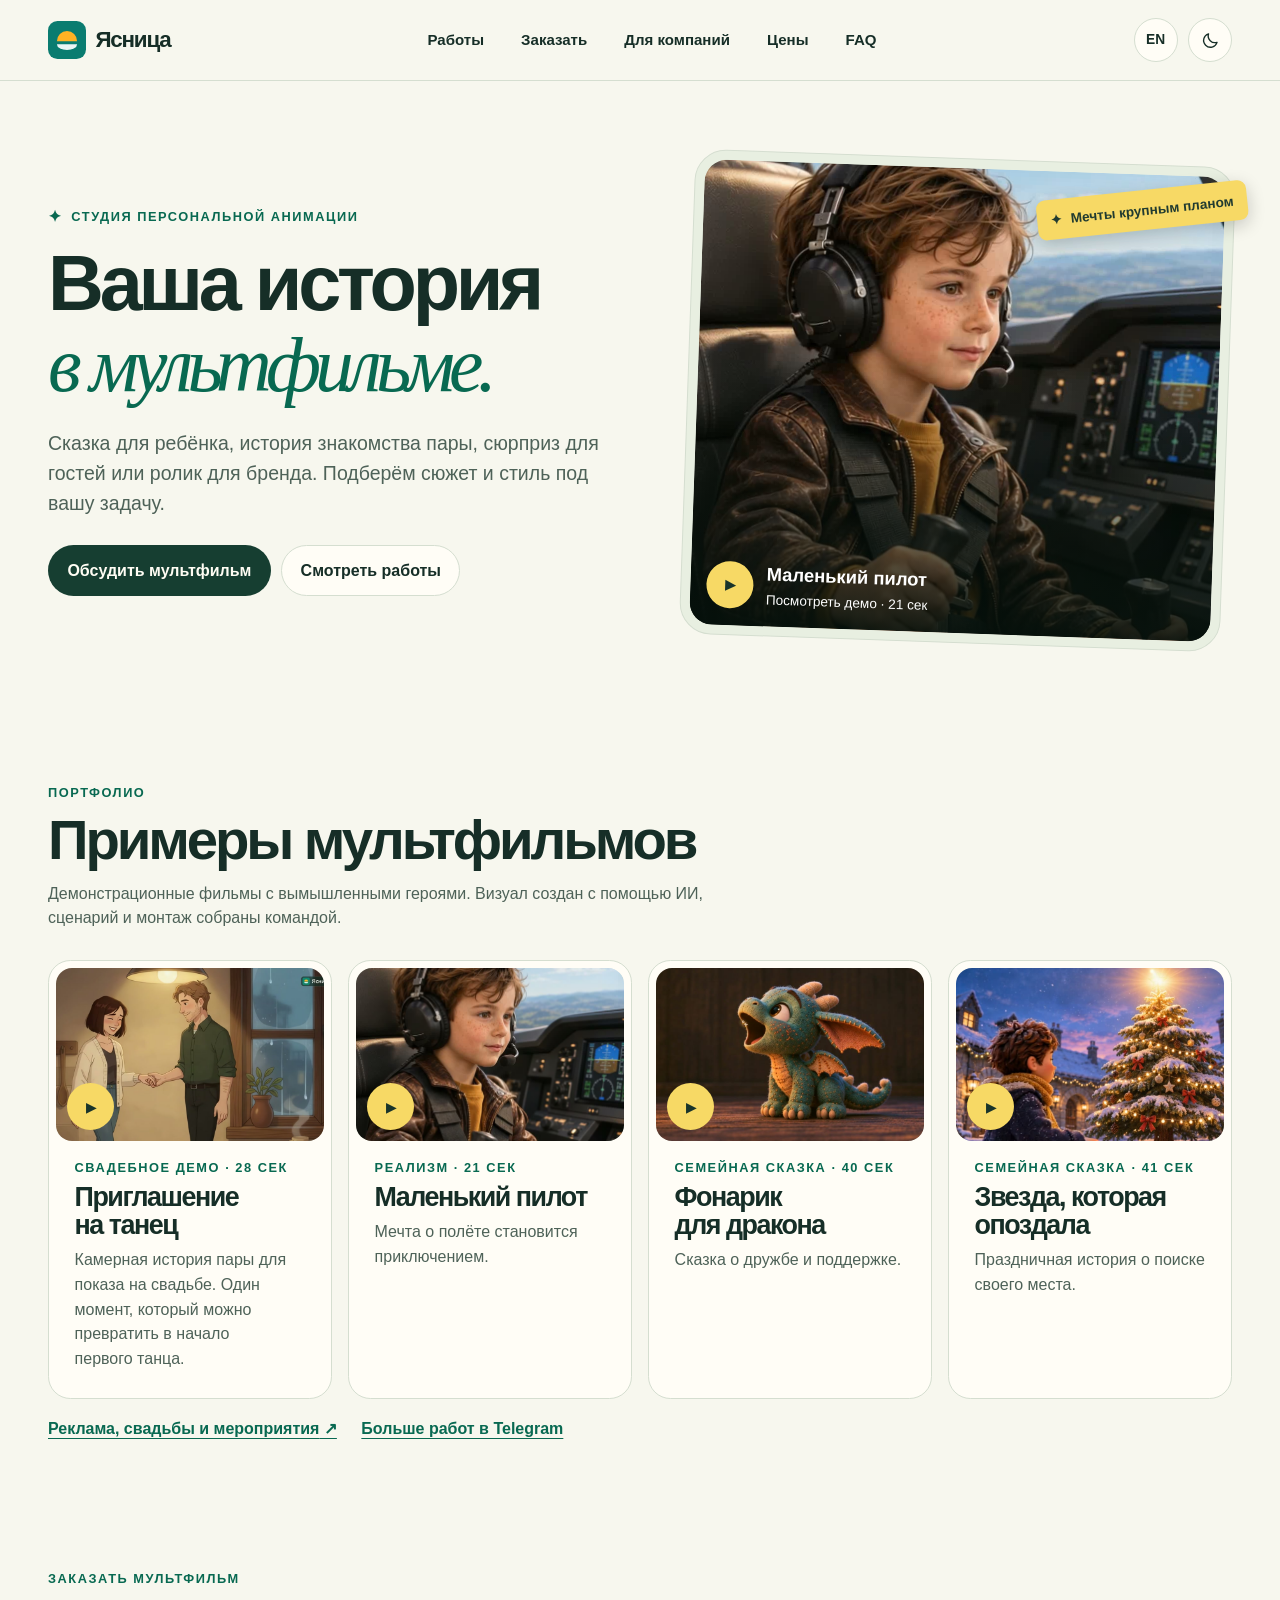
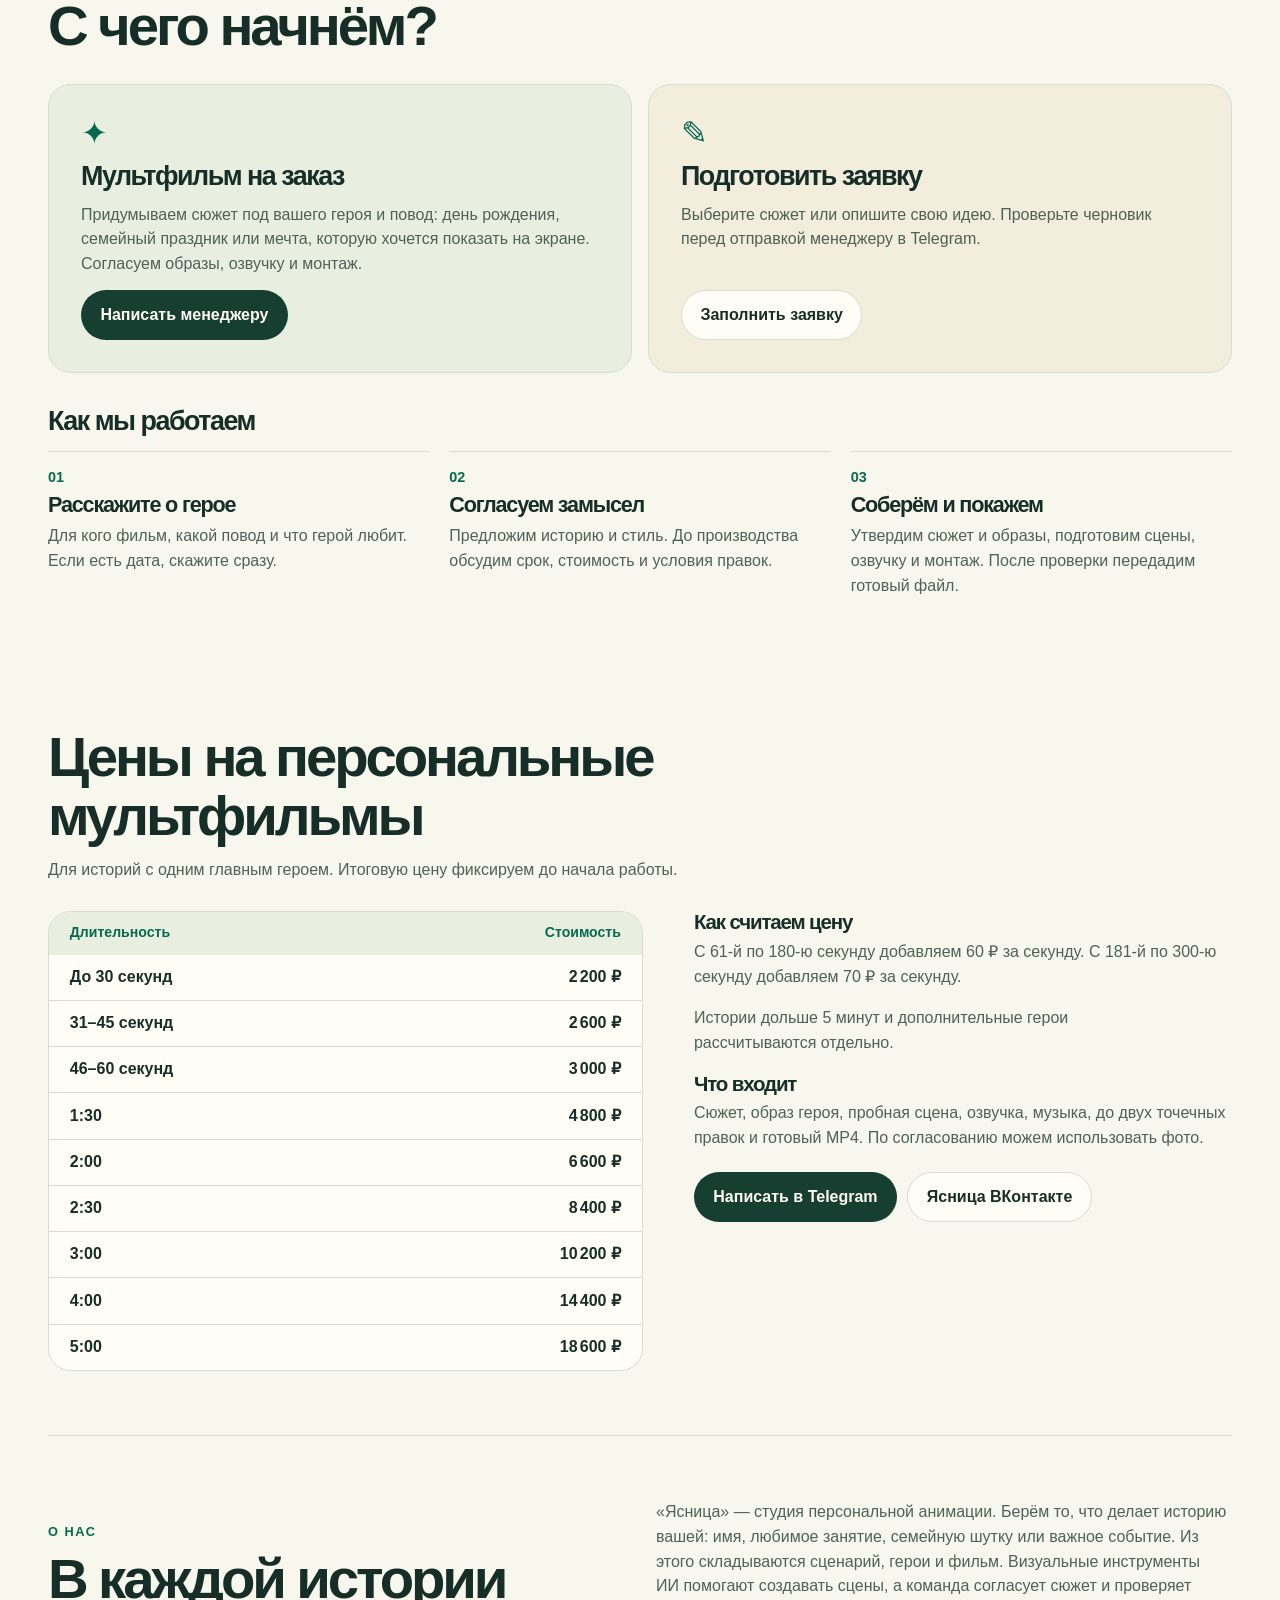
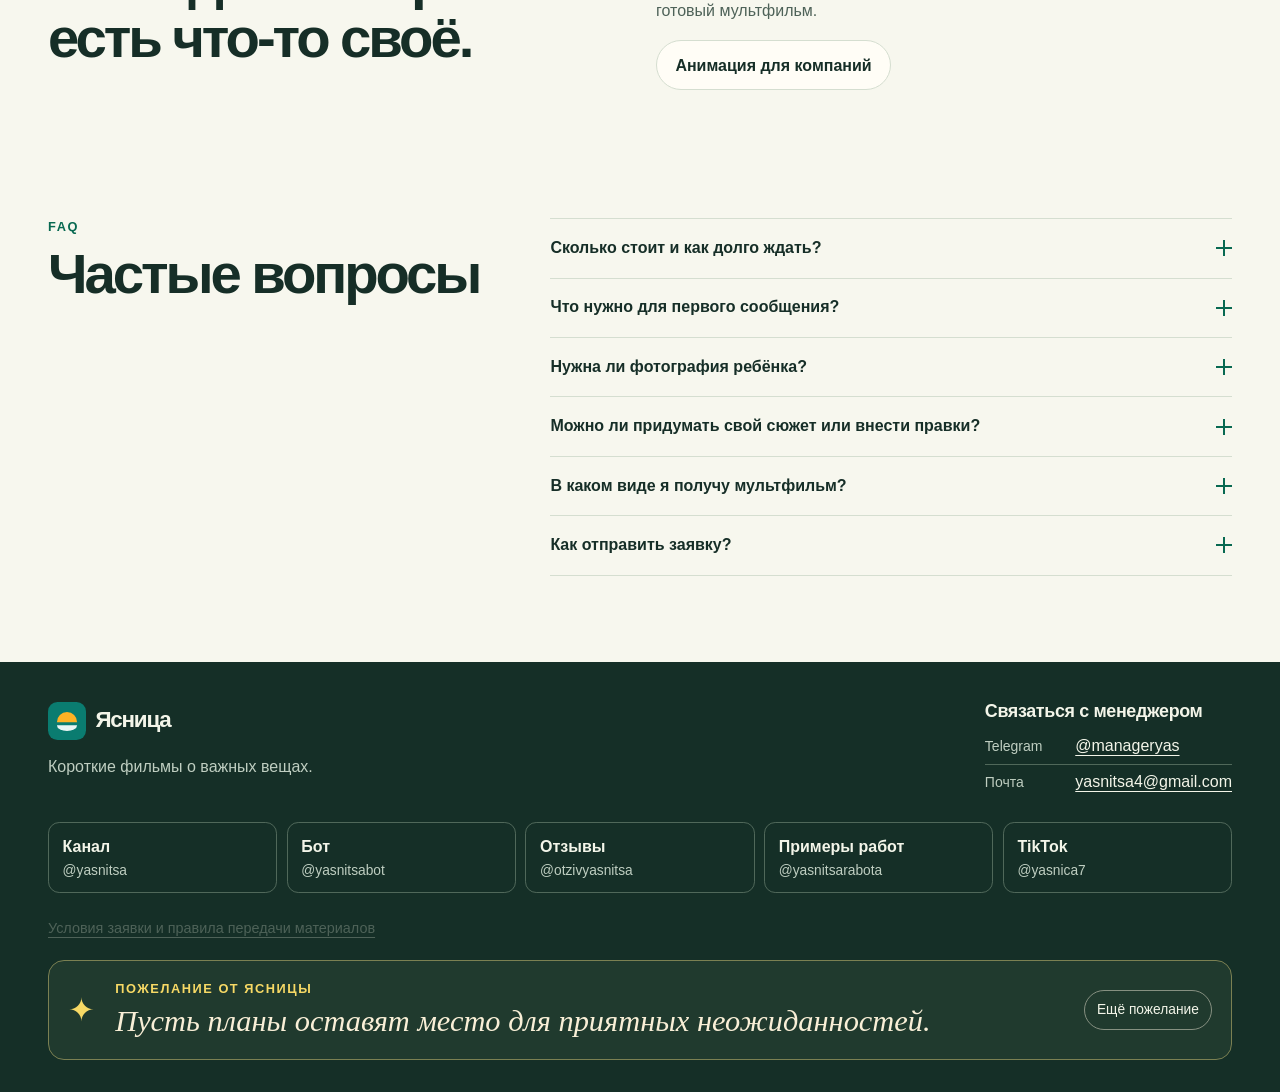
<file: index.html>
<!doctype html>
<html lang="ru">
<head>
<meta charset="utf-8">
<meta name="viewport" content="width=device-width, initial-scale=1">
<meta name="description" content="Мультфильмы на заказ для семьи, свадьбы, бренда или мероприятия. Посмотрите демо «Ясницы» и обсудите свою идею.">
<meta name="theme-color" content="#f7f7ee">
<meta property="og:title" content="Ясница — мультфильмы по вашим историям">
<meta property="og:description" content="Мультфильмы на заказ для семьи, свадьбы, бренда или мероприятия. Посмотрите демо «Ясницы» и обсудите свою идею.">
<meta property="og:image" content="https://yasnitsa.ru/assets/pilot.jpg">
<title data-en="Yasnitsa — animated films based on your stories">Ясница — мультфильмы по вашим историям</title>
<link rel="canonical" href="https://yasnitsa.ru/">
<link rel="icon" href="./assets/mark.svg" type="image/svg+xml">
<script src="./prefs.js"></script>
<link rel="stylesheet" href="./styles.css?v=footer-spacing-20261122">
<script src="./site.js?v=portfolio-20261121" defer></script>
</head>
<body data-assets="./assets/">
<a class="skip" href="#main"><span data-en="Skip to content">К содержанию</span></a>
<header class="top"><div class="wrap top-inner">
<a class="brand" href="./"><img src="./assets/mark.svg" alt="" width="40" height="40"><span data-en="Yasnitsa">Ясница</span></a>
<nav aria-label="Навигация" data-en-label="Navigation">
<a href="./#works"><span data-en="Portfolio">Работы</span></a>
<a href="./#order"><span data-en="Order">Заказать</span></a>
<a href="./business/"><span data-en="For business">Для компаний</span></a>
<a href="#prices"><span data-en="Prices">Цены</span></a>
<a href="#faq">FAQ</a>
</nav>
<div class="controls"><button type="button" id="language" aria-label="Switch to English">EN</button><button type="button" id="theme" aria-label="Включить тёмную тему"></button></div>
</div></header>
<main id="main">

<section class="wrap hero">
<div class="hero-copy">
<p data-en="Personal animation studio" class="kicker">Студия персональной анимации</p>
<h1><span data-en="Your story">Ваша история</span> <em><span data-en="in animation.">в мультфильме.</span></em></h1>
<p data-en="A fairy tale for a child, the story of how you met, a surprise for your guests or an animated film for a brand. We create the script and visuals for your occasion." class="lead">Сказка для ребёнка, история знакомства пары, сюрприз для гостей или ролик для бренда. Подберём сюжет и стиль под вашу задачу.</p>
<div class="buttons"><a href="https://t.me/manageryas" class="button primary" data-order="family"><span data-en="Discuss a film">Обсудить мультфильм</span></a><a class="button secondary" href="#works"><span data-en="Explore our work">Смотреть работы</span></a></div>
</div>
<div class="hero-art">
<a class="hero-film" href="./assets/pilot.mp4" data-video="pilot" data-title-ru="Маленький пилот" data-title-en="The Little Pilot" aria-label="Смотреть «Маленький пилот»" data-en-label="Watch The Little Pilot">
<img src="./assets/pilot.jpg" width="1080" height="1920" alt="">
<span class="film-caption"><span class="play" aria-hidden="true">▶</span><span><strong data-en="The Little Pilot">Маленький пилот</strong><small data-en="Watch demo · 21 sec">Посмотреть демо · 21 сек</small></span></span>
</a><div class="hero-ticket" aria-hidden="true"><span>✦</span><span data-en="Dreams in close-up">Мечты крупным планом</span></div>
</div>
</section>
<section class="wrap section" id="works">
<div class="section-heading"><p data-en="Portfolio" class="kicker">Портфолио</p><h2 data-en="See our work">Примеры мультфильмов</h2><p data-en="Demo films with fictional characters. We use AI for visuals and craft the scripts and edit ourselves." class="section-intro">Демонстрационные фильмы с вымышленными героями. Визуал создан с помощью ИИ, сценарий и монтаж собраны командой.</p></div>
<div class="work-grid featured-works">
<article class="work-card">
<a class="work-media" href="./assets/wedding.mp4" data-video="wedding" data-title-ru="Приглашение на танец" data-title-en="An Invitation to Dance" aria-label="Смотреть «Приглашение на танец»" data-en-label="Watch An Invitation to Dance">
<img src="./assets/wedding.jpg" width="960" height="540" alt="" loading="lazy"><span class="play" aria-hidden="true">▶</span></a>
<div class="work-copy"><p class="kicker" data-en="Wedding demo · 28 sec">Свадебное демо · 28 сек</p>
<h3 data-en="An Invitation to Dance">Приглашение на танец</h3>
<p data-en="An intimate story about a couple, designed to introduce their first dance.">Камерная история пары для показа на свадьбе. Один момент, который можно превратить в начало первого танца.</p></div></article>
<article class="work-card">
<a class="work-media portrait" href="./assets/pilot.mp4" data-video="pilot" data-title-ru="Маленький пилот" data-title-en="The Little Pilot" aria-label="Смотреть: Маленький пилот" data-en-label="Watch: The Little Pilot">
<img src="./assets/pilot.jpg" alt="" loading="lazy" width="720" height="405"><span class="play" aria-hidden="true">▶</span></a>
<div class="work-copy"><p data-en="Realistic style · 21 sec" class="kicker">Реализм · 21 сек</p><h3 data-en="The Little Pilot">Маленький пилот</h3><p data-en="A dream of flying becomes an adventure.">Мечта о полёте становится приключением.</p></div></article><article class="work-card">
<a class="work-media" href="./assets/dragon.mp4" data-video="dragon" data-title-ru="Фонарик для дракона" data-title-en="A Lantern for a Dragon" aria-label="Смотреть: Фонарик для дракона" data-en-label="Watch: A Lantern for a Dragon">
<img src="./assets/dragon.jpg" alt="" loading="lazy" width="720" height="405"><span class="play" aria-hidden="true">▶</span></a>
<div class="work-copy"><p data-en="Family story · 40 sec" class="kicker">Семейная сказка · 40 сек</p><h3 data-en="A Lantern for a Dragon">Фонарик для дракона</h3><p data-en="A fairy tale about friendship and support.">Сказка о дружбе и поддержке.</p></div></article><article class="work-card">
<a class="work-media" href="./assets/star.mp4" data-video="star" data-title-ru="Звезда, которая опоздала" data-title-en="The Star That Was Late" aria-label="Смотреть: Звезда, которая опоздала" data-en-label="Watch: The Star That Was Late">
<img src="./assets/star.jpg" alt="" loading="lazy" width="720" height="405"><span class="play" aria-hidden="true">▶</span></a>
<div class="work-copy"><p data-en="Family story · 41 sec" class="kicker">Семейная сказка · 41 сек</p><h3 data-en="The Star That Was Late">Звезда, которая опоздала</h3><p data-en="A festive story about finding where you belong.">Праздничная история о поиске своего места.</p></div></article></div><a class="quiet-link" href="./business/#use-cases"><span data-en="Advertising, weddings and events">Реклама, свадьбы и мероприятия</span> ↗</a>
<a class="quiet-link" href="https://t.me/yasnitsarabota"><span data-en="More work on Telegram">Больше работ в Telegram</span></a>
</section>
<section class="wrap section" id="order">
<div class="section-heading"><p data-en="Order a film" class="kicker">Заказать мультфильм</p><h2 data-en="Where shall we start?">С чего начнём?</h2></div>
<div class="offer-grid">
<article class="offer custom"><div class="offer-icon" aria-hidden="true">✦</div><h3 data-en="Custom animated film">Мультфильм на заказ</h3><p data-en="We create a film around your hero and occasion, from a birthday or family celebration to a dream you want to see on screen. We agree on the characters, narration and edit.">Придумываем сюжет под вашего героя и повод: день рождения, семейный праздник или мечта, которую хочется показать на экране. Согласуем образы, озвучку и монтаж.</p><a href="https://t.me/manageryas" class="button primary" data-order="family"><span data-en="Talk to our manager">Написать менеджеру</span></a></article>
<article class="offer request"><div class="offer-icon" aria-hidden="true">✎</div><h3 data-en="Prepare a request">Подготовить заявку</h3><p data-en="Choose a story or describe your idea. Review your draft before sending it to our manager on Telegram.">Выберите сюжет или опишите свою идею. Проверьте черновик перед отправкой менеджеру в Telegram.</p><a class="button secondary" href="./miniapp/?view=brief"><span data-en="Fill in the form (Russian)">Заполнить заявку</span></a></article>
</div>
<div class="process"><h3 data-en="How we work" class="subheading">Как мы работаем</h3><ol class="steps"><li><span class="step-no" aria-hidden="true">01</span><h3 data-en="Tell us about the hero">Расскажите о герое</h3><p data-en="Who is it for? What is the occasion, and what does the hero love? Let us know if you have a date in mind.">Для кого фильм, какой повод и что герой любит. Если есть дата, скажите сразу.</p></li><li><span class="step-no" aria-hidden="true">02</span><h3 data-en="Agree on the concept">Согласуем замысел</h3><p data-en="We suggest a story and style, then agree on timing, cost and revisions before production.">Предложим историю и стиль. До производства обсудим срок, стоимость и условия правок.</p></li><li><span class="step-no" aria-hidden="true">03</span><h3 data-en="Make and review the film">Соберём и покажем</h3><p data-en="We confirm the story and characters, create the scenes, narration and edit, then review and deliver your file.">Утвердим сюжет и образы, подготовим сцены, озвучку и монтаж. После проверки передадим готовый файл.</p></li></ol></div>
</section>
<section class="wrap section pricing" id="prices" aria-labelledby="price-title">
<div class="section-heading"><h2 id="price-title" data-en="Prices for personal films">Цены на персональные мультфильмы</h2><p class="section-intro" data-en="For stories with one main character. We agree on the final price before starting.">Для историй с одним главным героем. Итоговую цену фиксируем до начала работы.</p></div>
<div class="pricing-grid">
<div class="price-sheet">
<table aria-labelledby="price-title">
<thead><tr><th scope="col" data-en="Length">Длительность</th><th scope="col" data-en="Price">Стоимость</th></tr></thead>
<tbody>
<tr><th scope="row" data-en="Up to 30 seconds">До 30 секунд</th><td>2&#8239;200 ₽</td></tr>
<tr><th scope="row" data-en="31–45 seconds">31–45 секунд</th><td>2&#8239;600 ₽</td></tr>
<tr><th scope="row" data-en="46–60 seconds">46–60 секунд</th><td>3&#8239;000 ₽</td></tr>
<tr><th scope="row">1:30</th><td>4&#8239;800 ₽</td></tr>
<tr><th scope="row">2:00</th><td>6&#8239;600 ₽</td></tr>
<tr><th scope="row">2:30</th><td>8&#8239;400 ₽</td></tr>
<tr><th scope="row">3:00</th><td>10&#8239;200 ₽</td></tr>
<tr><th scope="row">4:00</th><td>14&#8239;400 ₽</td></tr>
<tr><th scope="row">5:00</th><td>18&#8239;600 ₽</td></tr>
</tbody>
</table>
</div>
<div class="price-notes">
<h3 data-en="How we calculate the price">Как считаем цену</h3>
<p data-en="From the 61st through the 180th second, add 60 RUB per second. From the 181st through the 300th, add 70 RUB per second.">С 61-й по 180-ю секунду добавляем 60 ₽ за секунду. С 181-й по 300-ю секунду добавляем 70 ₽ за секунду.</p>
<p data-en="We quote films over 5 minutes and extra characters separately.">Истории дольше 5 минут и дополнительные герои рассчитываются отдельно.</p>
<h3 data-en="What’s included">Что входит</h3>
<p data-en="Story, character design, a sample scene, narration, music, up to two targeted revisions and the finished MP4. We can use photos by arrangement.">Сюжет, образ героя, пробная сцена, озвучка, музыка, до двух точечных правок и готовый MP4. По согласованию можем использовать фото.</p>
<div class="buttons"><a href="https://t.me/manageryas" class="button primary"><span data-en="Contact on Telegram">Написать в Telegram</span></a><a href="https://vk.com/studyyasnitsa" class="button secondary"><span data-en="Yasnitsa on VK">Ясница ВКонтакте</span></a></div>
</div>
</div>
</section>
<section class="wrap section about" id="about">
<div><p data-en="About us" class="kicker">О нас</p><h2 data-en="Every story has something of its own.">В каждой истории есть что-то своё.</h2></div>
<div><p data-en="Yasnitsa is a personal animation studio. We start with what makes your story yours: a name, a favourite hobby, an inside joke or an important day. We use AI visual tools to make scenes, while our team develops the story and reviews the finished film.">«Ясница» — студия персональной анимации. Берём то, что делает историю вашей: имя, любимое занятие, семейную шутку или важное событие. Из этого складываются сценарий, герои и фильм. Визуальные инструменты ИИ помогают создавать сцены, а команда согласует сюжет и проверяет готовый мультфильм.</p><a class="button secondary" href="./business/"><span data-en="Animation for business">Анимация для компаний</span></a></div>
</section><section class="wrap section faq" id="faq"><div class="section-heading"><p data-en="FAQ" class="kicker">FAQ</p><h2 data-en="Frequently asked questions">Частые вопросы</h2></div><div class="faq-list"><details><summary><span data-en="How much does it cost and how long does it take?">Сколько стоит и как долго ждать?</span><span class="plus" aria-hidden="true"></span></summary><p><span data-en="See the prices for a film with one main character. We confirm the deadline and any extra characters before starting.">Цены на мультфильм с одним главным героем есть в прайсе. Срок и дополнительных героев согласуем до начала работы.</span> <a href="#prices" data-en="See prices">Смотреть прайс</a>.</p></details><details><summary><span data-en="What should I include in my first message?">Что нужно для первого сообщения?</span><span class="plus" aria-hidden="true"></span></summary><p data-en="Tell us who it is for, what the occasion is and when you need it. A single idea is enough to start. Please leave out photos and personal details.">Кому предназначен фильм, какой повод и когда он нужен. Можно начать с одной идеи. Первую заявку можно отправить по описанию, без фотографий и личных данных.</p></details><details><summary><span data-en="Do I need to provide a photo of my child?">Нужна ли фотография ребёнка?</span><span class="plus" aria-hidden="true"></span></summary><p data-en="A description is enough to get started. If you would like the character to resemble someone, ask your project manager how to share a photo. We delete our working copies when they are no longer needed for the order.">Для начала достаточно описания. Если важно сходство, уточните у менеджера, как передать фото. Рабочие копии удаляем, когда они больше не нужны для заказа.</p></details><details><summary><span data-en="Can I bring my own story or request changes?">Можно ли придумать свой сюжет или внести правки?</span><span class="plus" aria-hidden="true"></span></summary><p data-en="Yes. Send an idea, outline or draft. We agree on the character and story upfront, along with the review stages and number of revisions.">Да. Пришлите идею, пожелания или черновик. Образ и сюжет согласуем заранее, а этапы и число правок обсудим в заказе.</p></details><details><summary><span data-en="How will I receive the film?">В каком виде я получу мультфильм?</span><span class="plus" aria-hidden="true"></span></summary><p data-en="We deliver a video file. Tell us if you need a vertical cut, a widescreen version or narration in another language so we can discuss it in the brief.">Передадим готовое видео файлом. Если нужен вертикальный ролик, широкая версия для экрана или другой язык озвучки, обсудим это в брифе.</p></details><details><summary><span data-en="How do I send a request?">Как отправить заявку?</span><span class="plus" aria-hidden="true"></span></summary><p data-en="Fill in the request form or contact our manager on Telegram or by email. We’ll confirm the details before you place an order.">Заполните заявку или напишите менеджеру в Telegram или на почту. Детали обсудим до оформления заказа.</p></details></div></section>
</main>
<footer class="footer" id="contacts"><div class="wrap">
<div class="footer-main"><div><a class="brand" href="./"><img src="./assets/mark.svg" alt="" width="40" height="40"><span data-en="Yasnitsa">Ясница</span></a><p data-en="Short films about the things that matter.">Короткие фильмы о важных вещах.</p></div>
<div class="direct"><h2 data-en="Contact our manager">Связаться с менеджером</h2>
<a href="https://t.me/manageryas"><span class="contact-label">Telegram</span><span>@manageryas</span></a>
<a href="mailto:yasnitsa4@gmail.com"><span class="contact-label" data-en="Email">Почта</span><span>yasnitsa4@gmail.com</span></a></div></div>
<div class="socials"><a href="https://t.me/yasnitsa"><strong data-en="Channel">Канал</strong><span>@yasnitsa</span></a><a href="https://t.me/yasnitsabot"><strong data-en="Bot">Бот</strong><span>@yasnitsabot</span></a><a href="https://t.me/otzivyasnitsa"><strong data-en="Reviews">Отзывы</strong><span>@otzivyasnitsa</span></a><a href="https://t.me/yasnitsarabota"><strong data-en="Portfolio">Примеры работ</strong><span>@yasnitsarabota</span></a><a href="https://www.tiktok.com/@yasnica7"><strong data-en="TikTok">TikTok</strong><span>@yasnica7</span></a></div>
<p class="field-note"><a href="./legal/" data-en="Order and material guidelines">Условия заявки и правила передачи материалов</a></p>
<aside class="wish"><div class="wish-star" aria-hidden="true">✦</div><div><p data-en="A wish from Yasnitsa" class="kicker">Пожелание от Ясницы</p><p class="wish-line" id="wish" aria-live="polite"><span data-en="May today give you a reason to smile.">Пусть сегодня найдётся повод улыбнуться.</span></p></div>
<button class="wish-next" type="button" id="wish-next"><span data-en="Another wish">Ещё пожелание</span></button></aside>
</div></footer>
<dialog id="video-dialog" class="modal" aria-labelledby="video-title">
<button class="close" type="button" data-close aria-label="Закрыть" data-en-label="Close">×</button>
<div class="video-panel"><video controls playsinline preload="none"></video></div>
<p class="video-status" role="status" hidden><span data-en="The video could not load.">Не удалось загрузить видео.</span> <a target="_blank" rel="noopener" data-en="Open the video separately">Открыть видео отдельно</a></p>
<div class="modal-body"><p data-en="Demo film" class="kicker">Демонстрационная работа</p><h2 id="video-title"></h2><p data-en="Fictional story. The video is in Russian.">Вымышленный сюжет. Видео на русском языке.</p></div>
</dialog>
<dialog id="order-dialog" class="modal order-modal" aria-labelledby="order-title">
<button class="close" type="button" data-close aria-label="Закрыть" data-en-label="Close">×</button>
<div class="modal-body"><p data-en="Custom project" class="kicker">Заказной проект</p>
<h2 id="order-title"></h2>
<p data-en="Tell us a little about your idea. We’ll suggest an approach and agree on timing and cost.">Коротко опишите идею. Мы подскажем, что можно сделать, и согласуем сроки и стоимость.</p>
<form id="order-form">
<label for="brief"><span data-en="Idea, occasion or goal">Идея, повод или задача</span></label>
<textarea id="brief" maxlength="650" rows="4" placeholder="Например: сказка про маленького пилота на день рождения" data-en-placeholder="For example: a little pilot’s birthday adventure"></textarea>
<p class="field-note"><span data-en="The draft opens in Telegram or your email app. Please send it there when you are ready.">Черновик откроется в Telegram или в почтовом приложении. Отправьте его, когда будете готовы.</span></p>
<p class="field-note"><span data-en="Keep the first message to the idea and date. Leave out photos, children’s details and third-party data.">В первом сообщении достаточно идеи и даты. Оставьте за пределами заявки фото и личные данные.</span> <a href="./legal/#materials" data-en="Material guidelines">Правила передачи материалов</a>.</p>
<div class="buttons"><a class="button primary" id="telegram-draft" href="https://t.me/manageryas"><span data-en="Open Telegram">Открыть Telegram</span></a><a class="button secondary" id="email-draft" href="mailto:yasnitsa4@gmail.com"><span data-en="Use email">Написать на почту</span></a></div>
</form></div></dialog>
</body>
</html>
</file>
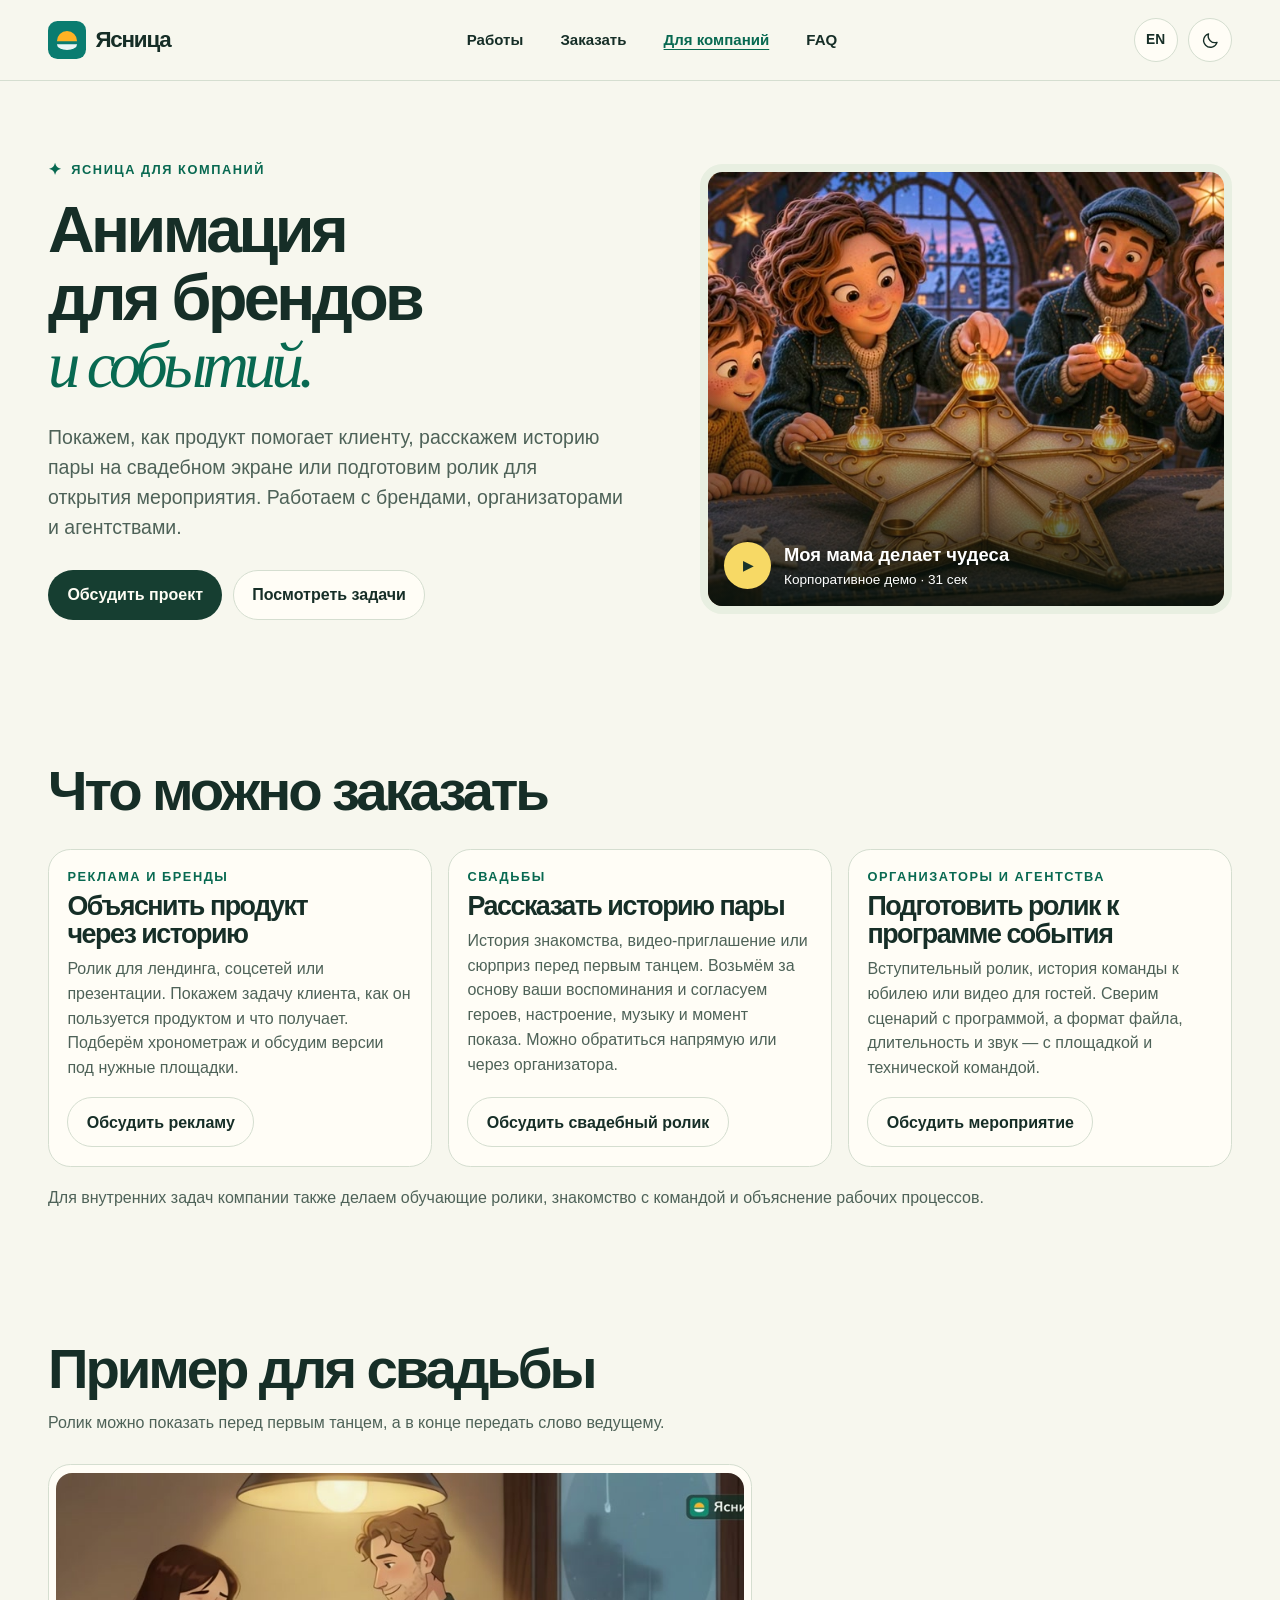
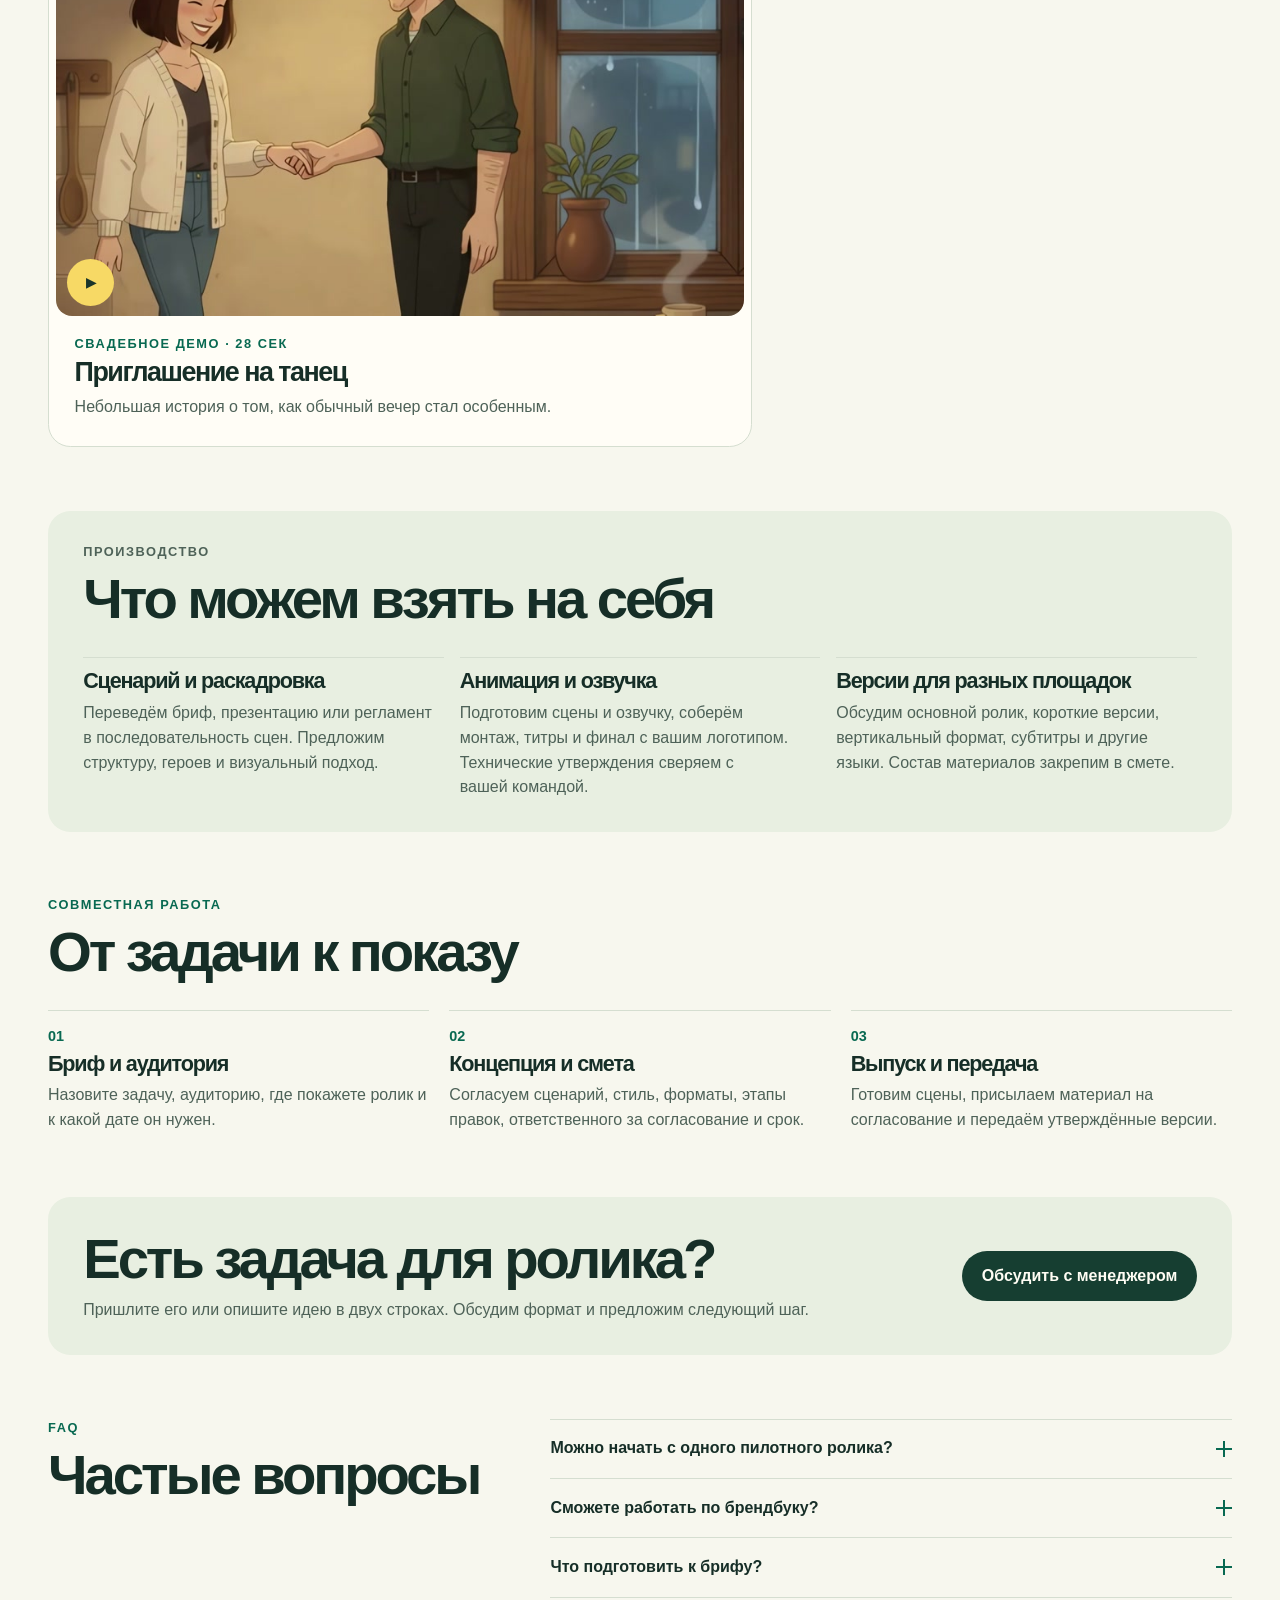
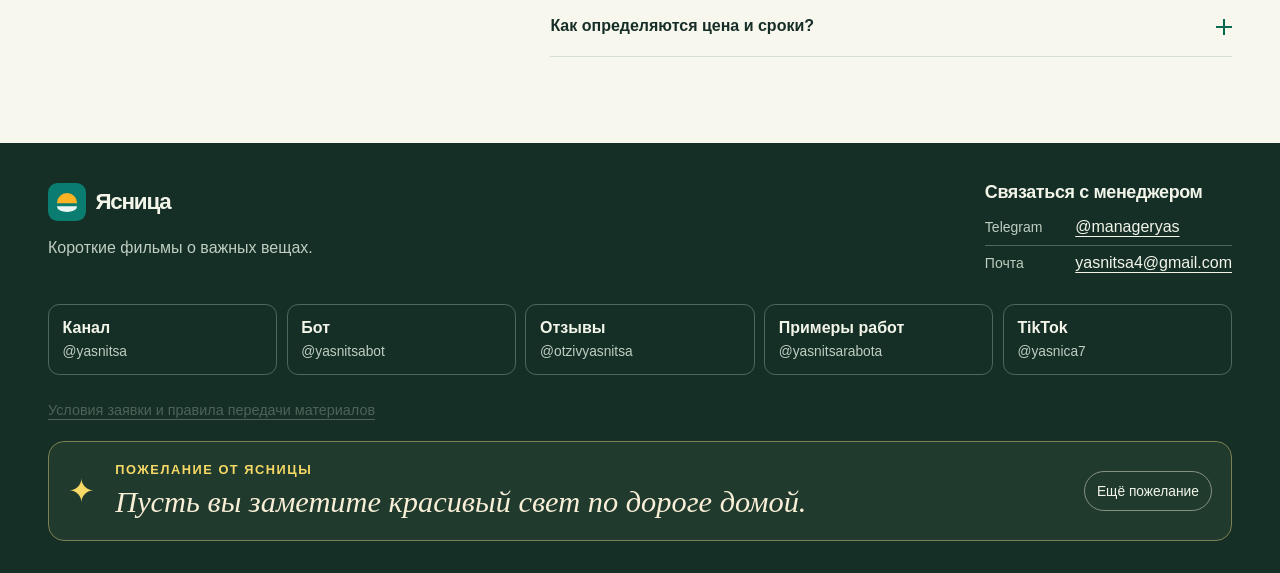
<file: business/index.html>
<!doctype html>
<html lang="ru">
<head>
<meta charset="utf-8">
<meta name="viewport" content="width=device-width, initial-scale=1">
<meta name="description" content="Анимационные ролики для рекламы, свадеб и мероприятий. Сценарий, озвучка и монтаж для брендов, агентств и организаторов.">
<meta name="theme-color" content="#f7f7ee">
<meta property="og:title" content="Ясница — анимация для рекламы и мероприятий">
<meta property="og:description" content="Анимационные ролики для рекламы, свадеб и мероприятий. Сценарий, озвучка и монтаж для брендов, агентств и организаторов.">
<meta property="og:image" content="https://yasnitsa.ru/assets/corporate.jpg">
<title data-en="Yasnitsa — animation for advertising and events">Ясница — анимация для рекламы и мероприятий</title>
<link rel="canonical" href="https://yasnitsa.ru/business/">
<link rel="icon" href="../assets/mark.svg" type="image/svg+xml">
<script src="../prefs.js"></script>
<link rel="stylesheet" href="../styles.css?v=portfolio-20261121">
<script src="../site.js?v=portfolio-20261121" defer></script>
</head>
<body data-assets="../assets/">
<a class="skip" href="#main"><span data-en="Skip to content">К содержанию</span></a>
<header class="top"><div class="wrap top-inner">
<a class="brand" href="../"><img src="../assets/mark.svg" alt="" width="40" height="40"><span data-en="Yasnitsa">Ясница</span></a>
<nav aria-label="Навигация" data-en-label="Navigation">
<a href="../#works"><span data-en="Portfolio">Работы</span></a>
<a href="../#order"><span data-en="Order">Заказать</span></a>
<a href="../business/" aria-current='page'><span data-en="For business">Для компаний</span></a>
<a href="#faq">FAQ</a>
</nav>
<div class="controls"><button type="button" id="language" aria-label="Switch to English">EN</button><button type="button" id="theme" aria-label="Включить тёмную тему"></button></div>
</div></header>
<main id="main">

<section class="wrap hero business-hero">
<div class="hero-copy"><p data-en="Yasnitsa for business" class="kicker">Ясница для компаний</p>
<h1><span data-en="Animation for brands">Анимация для брендов</span> <em><span data-en="and events.">и событий.</span></em></h1>
<p data-en="Show how a product helps, tell a couple’s story on a wedding screen, or open an event with a film. We work with brands, planners and agencies." class="lead">Покажем, как продукт помогает клиенту, расскажем историю пары на свадебном экране или подготовим ролик для открытия мероприятия. Работаем с брендами, организаторами и агентствами.</p>
<div class="buttons"><a href="https://t.me/manageryas" class="button primary" data-order="business"><span data-en="Discuss a project">Обсудить проект</span></a><a class="button secondary" href="#use-cases"><span data-en="Explore use cases">Посмотреть задачи</span></a></div></div>
<a class="business-film work-media" href="../assets/corporate.mp4" data-video="corporate" data-title-ru="Моя мама делает чудеса" data-title-en="My Mum Makes Miracles" aria-label="Смотреть корпоративное демо" data-en-label="Watch the business demo"><img src="../assets/corporate.jpg" alt="" width="720" height="405"><span class="film-caption"><span class="play" aria-hidden="true">▶</span><span><strong data-en="My Mum Makes Miracles">Моя мама делает чудеса</strong><small data-en="Business demo · 31 sec">Корпоративное демо · 31 сек</small></span></span></a>
</section>
<section class="wrap section" id="use-cases">
<div class="section-heading"><h2 data-en="What we can make for you">Что можно заказать</h2></div>
<div class="use-grid service-cards">
<article class="use-card" id="advertising">
<p class="kicker" data-en="Advertising and brands">Реклама и бренды</p>
<h3 data-en="Tell a story about your product">Объяснить продукт через историю</h3>
<p data-en="A film for a landing page, social media or a presentation. Show the customer’s problem, how they use your product and what they get. We discuss length and versions for each channel.">Ролик для лендинга, соцсетей или презентации. Покажем задачу клиента, как он пользуется продуктом и что получает. Подберём хронометраж и обсудим версии под нужные площадки.</p>
<a class="button secondary" href="https://t.me/manageryas" data-order="advertising"><span data-en="Discuss an ad">Обсудить рекламу</span></a>
</article>
<article class="use-card" id="wedding">
<p class="kicker" data-en="Weddings">Свадьбы</p>
<h3 data-en="Tell the couple’s story">Рассказать историю пары</h3>
<p data-en="A story of how you met, a video invitation or a surprise before the first dance. We start with your memories and agree on characters, mood, music and when to screen it. Contact us directly or through your planner.">История знакомства, видео-приглашение или сюрприз перед первым танцем. Возьмём за основу ваши воспоминания и согласуем героев, настроение, музыку и момент показа. Можно обратиться напрямую или через организатора.</p>
<a class="button secondary" href="https://t.me/manageryas" data-order="wedding"><span data-en="Discuss a wedding film">Обсудить свадебный ролик</span></a>
</article>
<article class="use-card" id="events">
<p class="kicker" data-en="Planners and agencies">Организаторы и агентства</p>
<h3 data-en="Create a film for the event programme">Подготовить ролик к программе события</h3>
<p data-en="An opening film, a team anniversary story or a film for guests. We align the script with the programme and confirm file format, duration and sound with the venue and technical team.">Вступительный ролик, история команды к юбилею или видео для гостей. Сверим сценарий с программой, а формат файла, длительность и звук — с площадкой и технической командой.</p>
<a class="button secondary" href="https://t.me/manageryas" data-order="events"><span data-en="Discuss an event">Обсудить мероприятие</span></a>
</article>
</div>
<p class="service-note" data-en="We also make training and internal communications films, including onboarding, process explainers and company stories.">Для внутренних задач компании также делаем обучающие ролики, знакомство с командой и объяснение рабочих процессов.</p>
</section>
<section class="wrap section" id="event-demo">
<div class="section-heading"><h2 data-en="Wedding demo">Пример для свадьбы</h2>
<p class="section-intro" data-en="The film can end on an invitation to the dance floor, ready for the host to pick up.">Ролик можно показать перед первым танцем, а в конце передать слово ведущему.</p></div>
<div class="event-demo-card"><article class="work-card">
<a class="work-media" href="../assets/wedding.mp4" data-video="wedding" data-title-ru="Приглашение на танец" data-title-en="An Invitation to Dance" aria-label="Смотреть «Приглашение на танец»" data-en-label="Watch An Invitation to Dance">
<img src="../assets/wedding.jpg" width="960" height="540" alt="" loading="lazy"><span class="play" aria-hidden="true">▶</span></a>
<div class="work-copy"><p class="kicker" data-en="Wedding demo · 28 sec">Свадебное демо · 28 сек</p>
<h3 data-en="An Invitation to Dance">Приглашение на танец</h3>
<p data-en="A short story about an ordinary evening that became something special.">Небольшая история о том, как обычный вечер стал особенным.</p></div></article></div></section>
<section class="wrap section scope"><div class="section-heading"><p data-en="Production" class="kicker">Производство</p><h2 data-en="What we can take on">Что можем взять на себя</h2></div>
<div class="scope-grid">
<article><h3 data-en="Script and storyboard">Сценарий и раскадровка</h3><p data-en="Turn a brief, slide deck or policy into a sequence of scenes. We propose the structure, characters and visual approach.">Переведём бриф, презентацию или регламент в последовательность сцен. Предложим структуру, героев и визуальный подход.</p></article>
<article><h3 data-en="Animation and narration">Анимация и озвучка</h3><p data-en="Create scenes and narration, edit the film and add captions and your logo. We check technical claims with your team.">Подготовим сцены и озвучку, соберём монтаж, титры и финал с вашим логотипом. Технические утверждения сверяем с вашей командой.</p></article>
<article><h3 data-en="Cuts for different platforms">Версии для разных площадок</h3><p data-en="Discuss a master cut, shorter edits, vertical video, subtitles and other languages. We specify the deliverables in the quote.">Обсудим основной ролик, короткие версии, вертикальный формат, субтитры и другие языки. Состав материалов закрепим в смете.</p></article>
</div></section>
<section class="wrap section"><div class="section-heading"><p data-en="Working together" class="kicker">Совместная работа</p><h2 data-en="From brief to screening">От задачи к показу</h2></div><ol class="steps"><li><span class="step-no" aria-hidden="true">01</span><h3 data-en="Brief and audience">Бриф и аудитория</h3><p data-en="Tell us the goal, audience, viewing channel and deadline.">Назовите задачу, аудиторию, где покажете ролик и к какой дате он нужен.</p></li><li><span class="step-no" aria-hidden="true">02</span><h3 data-en="Concept and quote">Концепция и смета</h3><p data-en="Agree on the story, style, formats, review stages, point of contact and schedule.">Согласуем сценарий, стиль, форматы, этапы правок, ответственного за согласование и срок.</p></li><li><span class="step-no" aria-hidden="true">03</span><h3 data-en="Production and delivery">Выпуск и передача</h3><p data-en="We make the scenes, share the work for review and deliver the approved versions.">Готовим сцены, присылаем материал на согласование и передаём утверждённые версии.</p></li></ol></section>
<section class="wrap section business-cta"><div><h2 data-en="Have a brief in mind?">Есть задача для ролика?</h2><p data-en="Send a brief or describe the idea in a couple of lines. We’ll discuss a format and suggest a next step.">Пришлите его или опишите идею в двух строках. Обсудим формат и предложим следующий шаг.</p></div><a href="https://t.me/manageryas" class="button primary" data-order="business"><span data-en="Talk to our manager">Обсудить с менеджером</span></a></section><section class="wrap section faq" id="faq"><div class="section-heading"><p data-en="FAQ" class="kicker">FAQ</p><h2 data-en="Frequently asked questions">Частые вопросы</h2></div><div class="faq-list"><details><summary><span data-en="Can we start with a pilot film?">Можно начать с одного пилотного ролика?</span><span class="plus" aria-hidden="true"></span></summary><p data-en="Yes. We agree on one goal, audience and format. After the pilot, we can discuss a series or further cuts.">Да. Согласуем одну задачу, аудиторию и формат. После пилота можно обсудить серию или дополнительные версии.</p></details><details><summary><span data-en="Can you work from our brand guidelines?">Сможете работать по брендбуку?</span><span class="plus" aria-hidden="true"></span></summary><p data-en="Yes. Share your guidelines, logo, fonts and examples. We agree on how to apply them to the visuals, captions and end card.">Да. Пришлите брендбук, логотип, шрифты и примеры. Согласуем, как применить их в иллюстрациях, титрах и финале.</p></details><details><summary><span data-en="What should we prepare for the brief?">Что подготовить к брифу?</span><span class="plus" aria-hidden="true"></span></summary><p data-en="Share the goal, audience, channel and target date. If you have a script, policy, product link or style references, you can send them after first contact.">Цель ролика, аудиторию, площадку и желаемую дату. Если есть сценарий, регламент, ссылка на продукт или примеры стиля, приложите их после первого контакта.</p></details><details><summary><span data-en="How do you estimate price and timing?">Как определяются цена и сроки?</span><span class="plus" aria-hidden="true"></span></summary><p data-en="We consider script and scene complexity, versions, narration and review stages. We discuss the quote, schedule and usage terms before starting.">По объёму сценария, числу сцен и версий, озвучке и этапам согласования. Смету, срок и условия использования обсуждаем до начала работы.</p></details></div></section>
</main>
<footer class="footer" id="contacts"><div class="wrap">
<div class="footer-main"><div><a class="brand" href="../"><img src="../assets/mark.svg" alt="" width="40" height="40"><span data-en="Yasnitsa">Ясница</span></a><p data-en="Short films about the things that matter.">Короткие фильмы о важных вещах.</p></div>
<div class="direct"><h2 data-en="Contact our manager">Связаться с менеджером</h2>
<a href="https://t.me/manageryas"><span class="contact-label">Telegram</span><span>@manageryas</span></a>
<a href="mailto:yasnitsa4@gmail.com"><span class="contact-label" data-en="Email">Почта</span><span>yasnitsa4@gmail.com</span></a></div></div>
<div class="socials"><a href="https://t.me/yasnitsa"><strong data-en="Channel">Канал</strong><span>@yasnitsa</span></a><a href="https://t.me/yasnitsabot"><strong data-en="Bot">Бот</strong><span>@yasnitsabot</span></a><a href="https://t.me/otzivyasnitsa"><strong data-en="Reviews">Отзывы</strong><span>@otzivyasnitsa</span></a><a href="https://t.me/yasnitsarabota"><strong data-en="Portfolio">Примеры работ</strong><span>@yasnitsarabota</span></a><a href="https://www.tiktok.com/@yasnica7"><strong data-en="TikTok">TikTok</strong><span>@yasnica7</span></a></div>
<p class="field-note"><a href="../legal/" data-en="Order and material guidelines">Условия заявки и правила передачи материалов</a></p>
<aside class="wish"><div class="wish-star" aria-hidden="true">✦</div><div><p data-en="A wish from Yasnitsa" class="kicker">Пожелание от Ясницы</p><p class="wish-line" id="wish" aria-live="polite"><span data-en="May today give you a reason to smile.">Пусть сегодня найдётся повод улыбнуться.</span></p></div>
<button class="wish-next" type="button" id="wish-next"><span data-en="Another wish">Ещё пожелание</span></button></aside>
</div></footer>
<dialog id="video-dialog" class="modal" aria-labelledby="video-title">
<button class="close" type="button" data-close aria-label="Закрыть" data-en-label="Close">×</button>
<div class="video-panel"><video controls playsinline preload="none"></video></div>
<p class="video-status" role="status" hidden><span data-en="The video could not load.">Не удалось загрузить видео.</span> <a target="_blank" rel="noopener" data-en="Open the video separately">Открыть видео отдельно</a></p>
<div class="modal-body"><p data-en="Demo film" class="kicker">Демонстрационная работа</p><h2 id="video-title"></h2><p data-en="Fictional story. The video is in Russian.">Вымышленный сюжет. Видео на русском языке.</p></div>
</dialog>
<dialog id="order-dialog" class="modal order-modal" aria-labelledby="order-title">
<button class="close" type="button" data-close aria-label="Закрыть" data-en-label="Close">×</button>
<div class="modal-body"><p data-en="Custom project" class="kicker">Заказной проект</p>
<h2 id="order-title"></h2>
<p data-en="Tell us a little about your idea. We’ll suggest an approach and agree on timing and cost.">Коротко опишите идею. Мы подскажем, что можно сделать, и согласуем сроки и стоимость.</p>
<form id="order-form">
<label for="brief"><span data-en="Idea, occasion or goal">Идея, повод или задача</span></label>
<textarea id="brief" maxlength="650" rows="4" placeholder="Например: сказка про маленького пилота на день рождения" data-en-placeholder="For example: a little pilot’s birthday adventure"></textarea>
<p class="field-note"><span data-en="The draft opens in Telegram or your email app. Please send it there when you are ready.">Черновик откроется в Telegram или в почтовом приложении. Отправьте его, когда будете готовы.</span></p>
<p class="field-note"><span data-en="Keep the first message to the idea and date. Leave out photos, children’s details and third-party data.">В первом сообщении достаточно идеи и даты. Оставьте за пределами заявки фото и личные данные.</span> <a href="../legal/#materials" data-en="Material guidelines">Правила передачи материалов</a>.</p>
<div class="buttons"><a class="button primary" id="telegram-draft" href="https://t.me/manageryas"><span data-en="Open Telegram">Открыть Telegram</span></a><a class="button secondary" id="email-draft" href="mailto:yasnitsa4@gmail.com"><span data-en="Use email">Написать на почту</span></a></div>
</form></div></dialog>
</body>
</html>
</file>
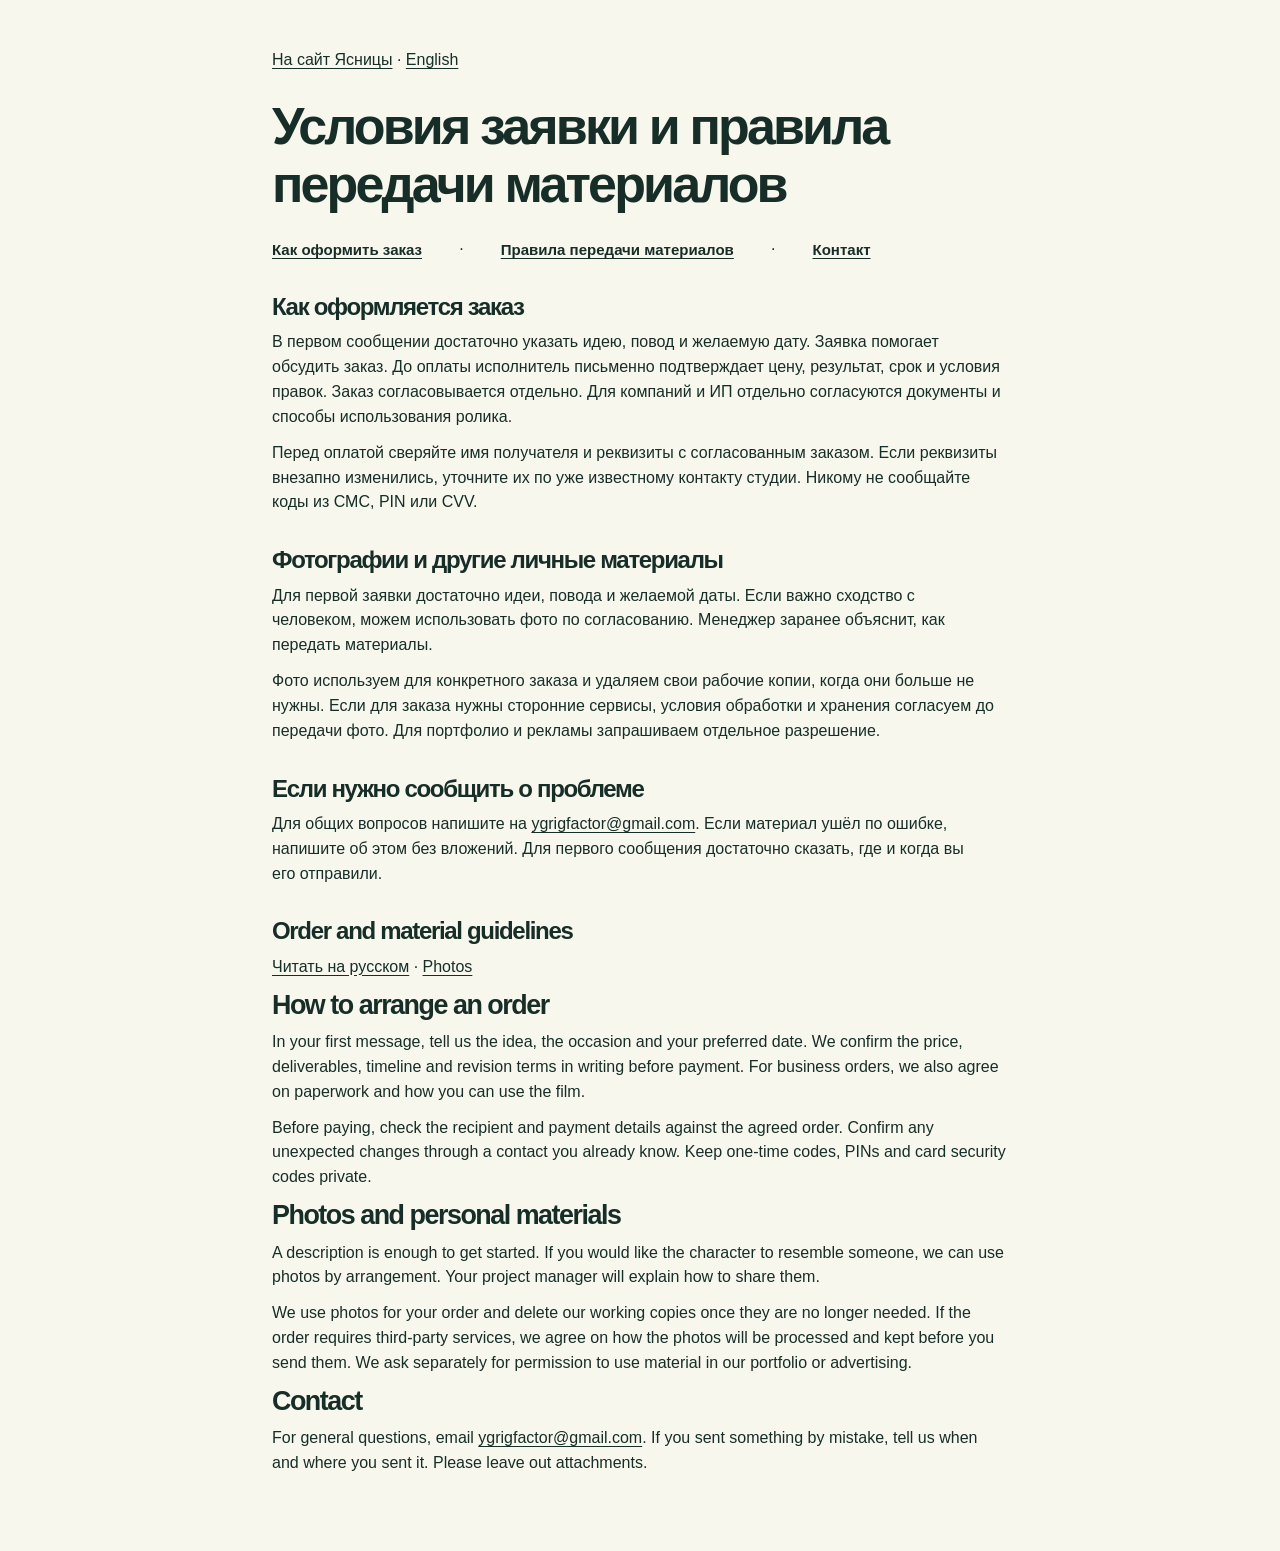
<file: legal/index.html>
<!doctype html>
<html lang="ru">
<head>
<meta charset="utf-8">
<meta name="viewport" content="width=device-width,initial-scale=1">
<meta name="referrer" content="no-referrer">
<link rel="icon" href="../assets/mark.svg">
<link rel="stylesheet" href="../styles.css">
<title>Условия заявки и правила передачи материалов — Ясница</title>
<style>
  .guidelines { max-width: 46rem; padding-block: 3rem 4rem; }
  .guidelines h1 { font-size: clamp(2rem, 6vw, 3.25rem); line-height: 1.12; margin-block: 1.5rem; }
  .guidelines h2 { margin-block: 2rem .55rem; font-size: 1.5rem; }
  .guidelines p { margin-block: .7rem; }
  .guidelines a { text-decoration: underline; text-underline-offset: .18em; }
</style>
</head>
<body>
<main class="wrap guidelines">
<a href="../">На сайт Ясницы</a> · <a href="#english" lang="en">English</a>
<h1>Условия заявки и правила передачи материалов</h1>
<nav aria-label="Разделы страницы"><a href="#order">Как оформить заказ</a> · <a href="#materials">Правила передачи материалов</a> · <a href="#contact">Контакт</a></nav>
<section aria-labelledby="order">
<h2 id="order">Как оформляется заказ</h2>
<p>В первом сообщении достаточно указать идею, повод и желаемую дату. Заявка помогает обсудить заказ. До оплаты исполнитель письменно подтверждает цену, результат, срок и условия правок. Заказ согласовывается отдельно. Для компаний и ИП отдельно согласуются документы и способы использования ролика.</p>
<p>Перед оплатой сверяйте имя получателя и реквизиты с согласованным заказом. Если реквизиты внезапно изменились, уточните их по уже известному контакту студии. Никому не сообщайте коды из СМС, PIN или CVV.</p>
</section>
<section aria-labelledby="materials">
<h2 id="materials">Фотографии и другие личные материалы</h2>
<p>Для первой заявки достаточно идеи, повода и желаемой даты. Если важно сходство с человеком, можем использовать фото по согласованию. Менеджер заранее объяснит, как передать материалы.</p>
<p>Фото используем для конкретного заказа и удаляем свои рабочие копии, когда они больше не нужны. Если для заказа нужны сторонние сервисы, условия обработки и хранения согласуем до передачи фото. Для портфолио и рекламы запрашиваем отдельное разрешение.</p>
</section>
<section aria-labelledby="contact">
<h2 id="contact">Если нужно сообщить о проблеме</h2>
<p>Для общих вопросов напишите на <a href="mailto:ygrigfactor@gmail.com">ygrigfactor@gmail.com</a>. Если материал ушёл по ошибке, напишите об этом без вложений. Для первого сообщения достаточно сказать, где и когда вы его отправили.</p>
</section>
<section id="english" lang="en" aria-labelledby="terms-en">
<h2 id="terms-en">Order and material guidelines</h2>
<p><a href="#order">Читать на русском</a> · <a href="#photos-en">Photos</a></p>
<h3>How to arrange an order</h3>
<p>In your first message, tell us the idea, the occasion and your preferred date. We confirm the price, deliverables, timeline and revision terms in writing before payment. For business orders, we also agree on paperwork and how you can use the film.</p>
<p>Before paying, check the recipient and payment details against the agreed order. Confirm any unexpected changes through a contact you already know. Keep one-time codes, PINs and card security codes private.</p>
<h3 id="photos-en">Photos and personal materials</h3>
<p>A description is enough to get started. If you would like the character to resemble someone, we can use photos by arrangement. Your project manager will explain how to share them.</p>
<p>We use photos for your order and delete our working copies once they are no longer needed. If the order requires third-party services, we agree on how the photos will be processed and kept before you send them. We ask separately for permission to use material in our portfolio or advertising.</p>
<h3>Contact</h3>
<p>For general questions, email <a href="mailto:ygrigfactor@gmail.com">ygrigfactor@gmail.com</a>. If you sent something by mistake, tell us when and where you sent it. Please leave out attachments.</p>
</section>
</main>
</body>
</html>
</file>
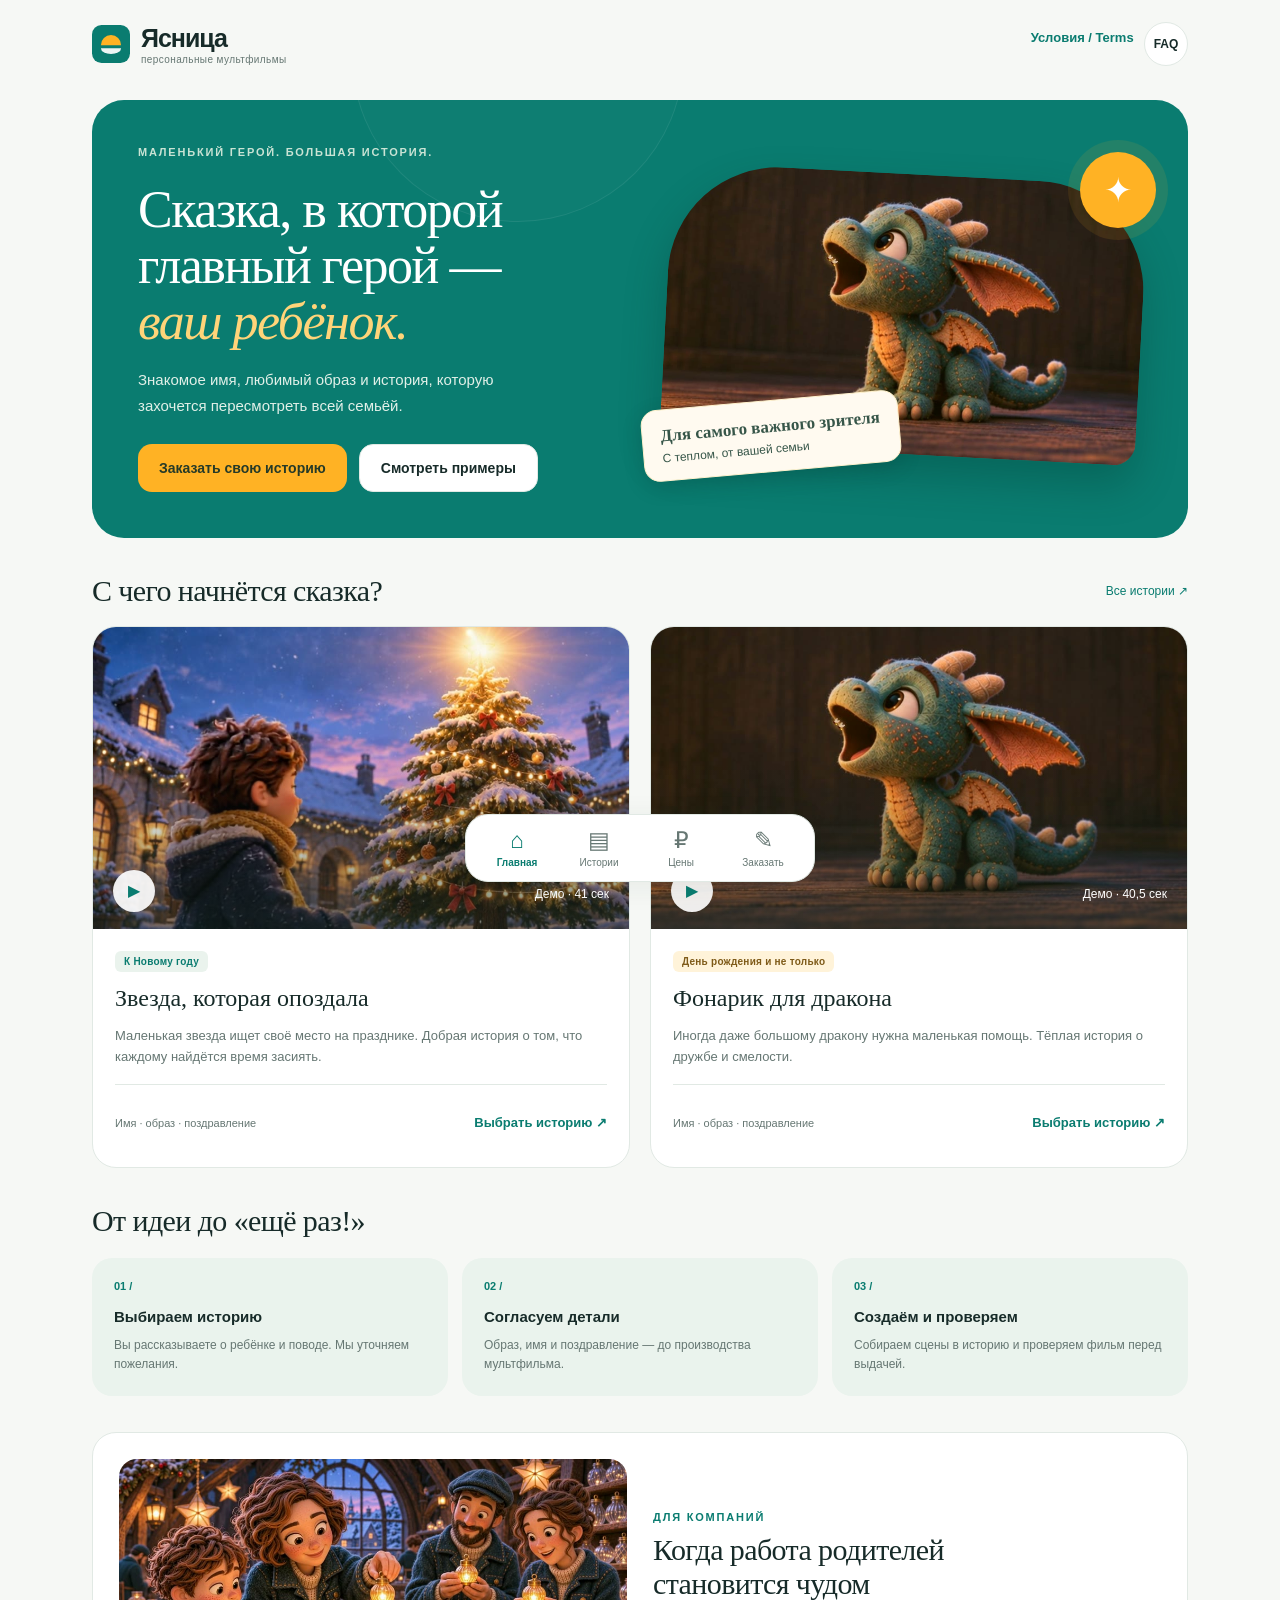
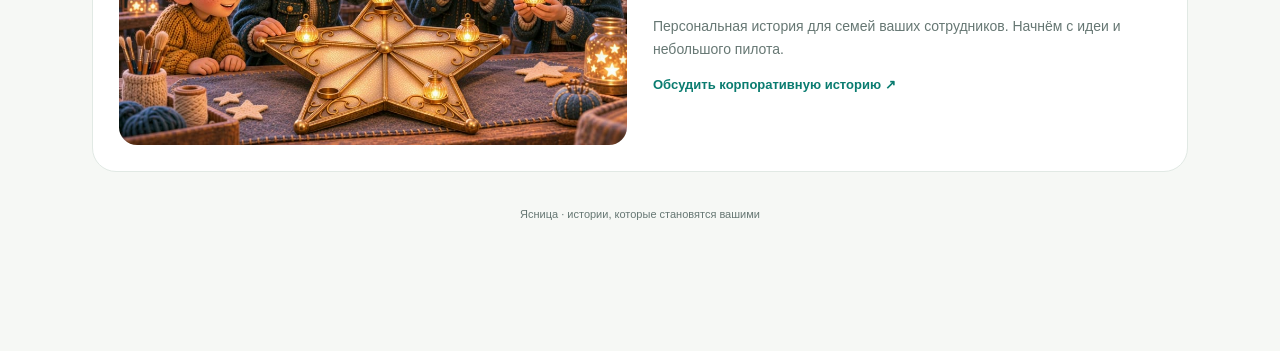
<file: miniapp/index.html>
<!doctype html>
<html lang="ru">
<head>
  <meta charset="UTF-8"><meta name="viewport" content="width=device-width,initial-scale=1,viewport-fit=cover">
  <meta name="theme-color" content="#0a7c70"><meta name="description" content="Ясница — персональные мультфильмы, в которых ребёнок становится героем истории.">
  <title>Ясница — ваша маленькая большая история</title>
  <link rel="icon" href="../assets/mark.svg"><link rel="stylesheet" href="style.css?v=prices-20261119">
  <script src="https://telegram.org/js/telegram-web-app.js" defer></script><script type="module" src="app.js?v=photo-guidelines-20261123"></script>
</head>
<body>
  <header class="header"><a href="#home" class="brand" aria-label="Ясница, главная"><img src="../assets/mark.svg" width="38" height="38" alt=""><span>Ясница<small>персональные мультфильмы</small></span></a><div style="display:flex;align-items:center;gap:.65rem"><a class="text-button" href="../legal/" target="_blank" rel="noopener noreferrer">Условия / Terms</a><button class="icon-btn" id="help" aria-label="Частые вопросы">FAQ</button></div></header>
  <main id="app"><p class="muted">Загружаем «Ясницу»… <a class="text-button" href="https://t.me/manageryas">Написать менеджеру</a></p></main>
  <nav class="bottom-nav" aria-label="Основная навигация"><a href="#home" data-nav="home"><span aria-hidden="true">⌂</span>Главная</a><a href="#stories" data-nav="stories"><span aria-hidden="true">▤</span>Истории</a><a href="#prices" data-nav="prices"><span aria-hidden="true">₽</span>Цены</a><a href="#brief" data-nav="brief"><span aria-hidden="true">✎</span>Заказать</a></nav>
  <dialog id="player" aria-labelledby="player-title">
    <div class="player-actions">
      <button type="button" class="player-back">Назад</button>
      <button type="button" id="fullscreen-video">На весь экран</button>
    </div>
    <video controls playsinline preload="none"></video>
    <p class="player-error" role="status" hidden>Не удалось загрузить видео. Попробуйте открыть его отдельно.</p>
    <h2 id="player-title"></h2><p></p>
    <a class="text-button player-link" href="../assets/dragon.mp4" target="_blank" rel="noopener">Открыть видео отдельно</a>
  </dialog>
  <div id="toast" role="status" aria-live="polite"></div>
</body>
</html>
</file>
<file: styles.css>
:root {
  color-scheme: light;
  --bg: #f7f7ee; --paper: #fffdf6; --ink: #162e27; --muted: #4e6258;
  --line: #d5ded0; --accent: #086951; --wash: #e8efe1; --warm: #f2eddc;
  --sun: #f7d965; --button: #163e31; --button-ink: #fffdf4;
  --footer: #152f27; --footer-ink: #f3f5e9; --footer-muted: #bfcec1;
  --radius: 1.4rem;
  font-family: Inter, -apple-system, BlinkMacSystemFont, "Segoe UI", Arial, sans-serif;
}
:root[data-theme="dark"] {
  color-scheme: dark;
  --bg: #111e19; --paper: #192a23; --ink: #edf3e9; --muted: #bbcbbf;
  --line: #384d43; --accent: #9adcb2; --wash: #20372b; --warm: #2a3024;
  --button: #c7edb9; --button-ink: #162e27; --footer: #0a1712;
}
*,*::before,*::after { box-sizing: border-box }
html { scroll-behavior: smooth }
body { margin: 0; background: var(--bg); color: var(--ink); line-height: 1.55 }
img { display: block; max-width: 100%; height: auto }
a { color: inherit; text-underline-offset: .25em }
button,textarea { font: inherit }
button { cursor: pointer }
:focus-visible { outline: 3px solid #dd9e22; outline-offset: 4px }
h1,h2,h3,p { margin: 0 }
h1,h2,h3 { line-height: 1.05; letter-spacing: -.055em; text-wrap: balance }
h1 { font-size: clamp(3.05rem, 6.05vw, 6rem); font-weight: 780 }
h2 { font-size: clamp(2rem, 4.4vw, 4.1rem); font-weight: 760 }
h3 { font-size: clamp(1.4rem, 2.1vw, 2rem); font-weight: 740 }
p { text-wrap: pretty }
.wrap { width: min(1200px, calc(100% - 6rem)); margin-inline: auto }
.skip { position: fixed; left: 1rem; top: 1rem; z-index: 5; transform: translateY(-180%); background: var(--paper); padding: .7rem 1rem }
.skip:focus { transform: none }
.top { border-bottom: 1px solid var(--line) }
.top-inner { display: flex; min-height: 5rem; justify-content: space-between; align-items: center; gap: 1.25rem }
.brand { display: inline-flex; align-items: center; gap: .62rem; font-size: 1.4rem; font-weight: 780; letter-spacing: -.055em; text-decoration: none }
.brand img { flex: none; width: 2.35rem }
nav { display: flex; align-items: center; gap: clamp(.8rem, 2.9vw, 2.6rem) }
nav a { font-size: .94rem; font-weight: 650; text-decoration: none; white-space: nowrap }
nav a:hover, nav a[aria-current] { color: var(--accent); text-decoration: underline }
.controls,.buttons { display: flex; gap: .65rem; align-items: center; flex-wrap: wrap }
.controls { flex-wrap: nowrap }
.controls button { min-width: 2.75rem; height: 2.75rem; display: grid; place-items: center; padding: .32rem; background: var(--paper); color: var(--ink); border: 1px solid var(--line); border-radius: 50%; font-size: .86rem; font-weight: 750 }
.controls button svg { width: 1.18rem; height: 1.18rem }
.button { min-height: 3.15rem; display: inline-flex; align-items: center; justify-content: center; border-radius: 999px; padding: .7rem 1.15rem; text-decoration: none; font-weight: 720; border: 1px solid transparent; line-height: 1.2; text-align: center; transition: transform .2s, background-color .2s }
.button:hover { transform: translateY(-2px) }
.primary { color: var(--button-ink); background: var(--button) }
.secondary { background: var(--paper); border-color: var(--line); color: var(--ink) }
.hero { display: grid; grid-template-columns: 1.02fr .98fr; align-items: center; gap: clamp(2rem, 5vw, 5.5rem); padding-block: clamp(3rem, 6vw, 6rem) }
.hero h1 em { display: block; font-weight: 500; font-family: Georgia, "Times New Roman", serif; color: var(--accent); letter-spacing: -.075em }
.kicker { font-size: .8rem; font-weight: 780; letter-spacing: .12em; text-transform: uppercase; color: var(--accent); line-height: 1.35 }
.hero-copy .kicker { display: inline-flex; gap: .55rem; align-items: center; margin-bottom: 1rem }
.hero-copy .kicker::before { content: '✦'; color: var(--accent); font-size: 1rem }
.lead { color: var(--muted); max-width: 36rem; font-size: clamp(1rem, 1.55vw, 1.22rem); margin-top: 1.35rem }
.hero .buttons { margin-top: 1.7rem }
.hero-art { position: relative; padding: .56rem; border-radius: calc(var(--radius) + .56rem); background: var(--wash); border: 1px solid var(--line); transform: rotate(2deg); margin-inline: .25rem }
.hero-film, .work-media { position: relative; display: block; overflow: hidden; border-radius: var(--radius); isolation: isolate; background: var(--wash); color: #fff }
.hero-film { aspect-ratio: 1.12; }
.hero-film img,.work-media img { width: 100%; height: 100%; object-fit: cover; transition: transform .35s }
.hero-film img { object-position: center 42% }
.hero-film:hover img,.work-media:hover img { transform: scale(1.045) }
.hero-film::after,.business-film::after { content: ''; position: absolute; inset: 42% 0 0; background: linear-gradient(transparent,rgba(5,17,12,.9)); z-index: 0; pointer-events: none }
.film-caption { position: absolute; display: flex; align-items: center; gap: .8rem; bottom: 1rem; left: 1rem; right: 1rem; z-index: 1 }
.film-caption strong,.film-caption small { display: block }
.film-caption strong { font-size: 1.15rem }
.film-caption small { color: #fff; font-size: .85rem }
.play { display: grid; place-items: center; width: 2.95rem; height: 2.95rem; background: var(--sun); color: #19342a; border-radius: 50%; flex: none; font-size: .9rem; padding-left: .13rem }
.hero-ticket { position: absolute; right: -.9rem; top: 1.55rem; display: inline-flex; align-items: center; gap: .5rem; padding: .6rem .85rem; border-radius: .55rem; background: var(--sun); color: #213b30; box-shadow: 0 5px 17px #1113; font-size: .85rem; font-weight: 750; transform: rotate(-8deg); pointer-events: none }
.section { padding-block: clamp(2.4rem, 5vw, 4.6rem); scroll-margin-top: 1rem }
.section-heading { margin-bottom: 1.8rem; max-width: 53rem }
.section-heading .kicker,.about .kicker { margin-bottom: .55rem }
.section-intro { color: var(--muted); margin-top: .8rem; max-width: 43rem }
.work-grid,.use-grid,.scope-grid { display: grid; grid-template-columns: repeat(3,minmax(0,1fr)); gap: 1rem }
.work-card,.use-card { background: var(--paper); border: 1px solid var(--line); border-radius: var(--radius) }
.work-card { padding: .45rem }
.work-media { aspect-ratio: 1.55; border-radius: 1rem }
.work-media.portrait img { object-position: 50% 38% }
.work-card .play { position: absolute; left: .65rem; bottom: .65rem }
.work-copy,.use-card { padding: 1.15rem }
.work-copy h3,.use-card h3 { margin: .4rem 0 .55rem }
.work-copy > p:last-child,.use-card > p:last-child,.offer p,.steps p,.scope p,.about > div > p:not(.kicker),.business-cta p { color: var(--muted) }
.quiet-link { display: inline-block; color: var(--accent); margin-top: 1.15rem; font-weight: 700 }
.offer-grid { display: grid; grid-template-columns: 1fr 1fr; gap: 1rem }
.offer { position: relative; display: flex; flex-direction: column; align-items: flex-start; gap: .8rem; background: var(--wash); border: 1px solid var(--line); border-radius: var(--radius); padding: clamp(1.25rem,3vw,2rem) }
.offer-icon { color: var(--accent); font-size: 2rem; line-height: 1 }
.offer .button { margin-top: auto }
.offer.request { background: var(--warm) }
.process { margin-top: 2.1rem }
.subheading { margin-bottom: 1rem }
.steps { list-style: none; margin: 0; padding: 0; display: grid; grid-template-columns: repeat(3,minmax(0,1fr)); gap: 1.25rem }
.steps li { border-top: 1px solid var(--line); padding: .85rem 0 0 }
.step-no { font-size: .9rem; color: var(--accent); font-weight: 750; display: block; margin-bottom: .35rem }
.steps h3,.scope-grid h3 { font-size: 1.35rem; margin-bottom: .5rem }
.pricing-grid { display: grid; grid-template-columns: minmax(0,1.05fr) minmax(0,.95fr); gap: clamp(1.25rem,4vw,3.75rem); align-items: start }
.price-sheet { overflow: hidden; border: 1px solid var(--line); background: var(--paper); border-radius: var(--radius) }
.price-sheet table { width: 100%; border-collapse: collapse; font-variant-numeric: tabular-nums }
.price-sheet th,.price-sheet td { padding: .64rem clamp(.85rem,3vw,1.3rem); text-align: left }
.price-sheet thead th { background: var(--wash); color: var(--accent); font-size: .88rem }
.price-sheet tbody tr + tr { border-top: 1px solid var(--line) }
.price-sheet tbody th { font-weight: 600 }
.price-sheet td,.price-sheet th:last-child { text-align: right; white-space: nowrap }
.price-sheet td { font-weight: 750 }
.price-notes h3 { font-size: 1.28rem; margin-bottom: .45rem }
.price-notes p { color: var(--muted); margin-bottom: 1.05rem }
.price-notes .buttons { margin-top: 1.3rem }
.about { display: grid; grid-template-columns: 1fr 1fr; gap: 2rem; border-top: 1px solid var(--line); align-items: center }
.about .button { margin-top: 1rem }
.faq { display: grid; grid-template-columns: .8fr 1.2fr; gap: 2rem 3rem }
.faq-list details { border-top: 1px solid var(--line); }
.faq-list details:last-child { border-bottom: 1px solid var(--line) }
summary { cursor: pointer; list-style: none; display: flex; justify-content: space-between; align-items: center; gap: 1rem; padding: 1.05rem 0; font-weight: 730 }
summary::-webkit-details-marker { display: none }
.plus { display: block; position: relative; width: 1rem; height: 1rem; flex: none; color: var(--accent) }
.plus::before,.plus::after { content: ""; width: 1rem; height: 2px; position: absolute; top: calc(50% - 1px); background: currentColor; }
.plus::after { transform: rotate(90deg); transition: transform .18s }
details[open] .plus::after { transform: rotate(0) }
details p { color: var(--muted); padding-bottom: 1rem; padding-right: 1.2rem }
.business-hero { grid-template-columns: 1.05fr .95fr }
.business-hero h1 { font-size: clamp(2.9rem,5.05vw,5.1rem) }
.business-film { aspect-ratio: 1.18; border-radius: var(--radius); border: .5rem solid var(--wash) }
.use-card { min-height: 12rem }
.scope,.business-cta { border-radius: var(--radius); background: var(--wash); padding-inline: clamp(1.2rem,3vw,2.2rem) }
.scope { padding-block: 2rem }
.scope-grid article { border-top: 1px solid var(--line); padding-top: .8rem }
.business-cta { display: flex; justify-content: space-between; align-items: center; gap: 1rem 2rem; padding-block: 2rem }
.business-cta p { margin-top: .6rem }
.business-cta .button { flex: none }
.footer { background: var(--footer); color: var(--footer-ink); padding: 2.5rem 0 2rem; margin-top: 1.4rem }
.footer-main { display: flex; justify-content: space-between; gap: 1.25rem; margin-bottom: 1.4rem }
.footer-main p { color: var(--footer-muted); margin-top: .45rem }
.direct h2 { font-size: 1.12rem; letter-spacing: -.02em; margin-bottom: .5rem }
.direct a { display: grid; grid-template-columns: 5rem minmax(0,1fr); gap: .65rem; align-items: baseline; padding-block: .32rem; text-decoration: none }
.direct a span:last-child { text-decoration: underline; overflow-wrap: anywhere }
.direct a + a { border-top: 1px solid #50685a }
.contact-label { color: var(--footer-muted); font-size: .875rem }
.socials { display: grid; grid-template-columns: repeat(5,minmax(0,1fr)); gap: .6rem; margin-bottom: 1.5rem }
.socials a { border: 1px solid #50685a; padding: .72rem .85rem; border-radius: .7rem; text-decoration: none }
.socials a:hover { background: #254138 }
.socials strong,.socials span { display: block; }
.socials span { font-size: .86rem; color: var(--footer-muted); overflow-wrap: anywhere }
.footer .field-note { margin-bottom: 1.25rem }
.wish { border: 1px solid #7b8052; border-radius: 1rem; background: #203a2e; color: #f9efd7; display: grid; grid-template-columns: auto 1fr auto; align-items: center; gap: .85rem 1.25rem; padding: 1.2rem }
.wish-star,.wish .kicker { color: var(--sun) }
.wish-star { font-size: 2rem; line-height: 1 }
.wish-line { font: italic clamp(1.2rem,2.4vw,1.9rem)/1.25 Georgia,serif; margin-top: .28rem }
.wish-next { color: var(--footer-ink); padding: .52rem .75rem; background: transparent; border: 1px solid #869081; border-radius: 999px; font-size: .86rem; white-space: nowrap }
.wish-next:hover { background: #335244 }
.modal { position: fixed; max-height: calc(100dvh - 1.5rem); width: min(44rem,calc(100% - 1.5rem)); padding: 0; background: var(--paper); color: var(--ink); border: 1px solid var(--line); border-radius: 1.15rem; overscroll-behavior: contain; box-shadow: 0 16px 64px #0004 }
.modal::backdrop { background: #06140fd1 }
.close { z-index: 2; position: absolute; top: .65rem; right: .65rem; width: 2.75rem; height: 2.75rem; border: 1px solid var(--line); background: var(--paper); color: var(--ink); border-radius: 50%; font-size: 1.55rem; line-height: 1 }
.video-panel { background: #101612; display: grid; place-items: center }
.video-panel video { display: block; width: 100%; max-height: 64dvh; object-fit: contain }
.modal-body { padding: clamp(1rem,4vw,2rem) }
.modal-body .kicker { margin-bottom: .45rem }
.modal-body h2 { font-size: clamp(1.8rem,5vw,2.8rem); padding-right: 1.6rem }
.modal-body h2+p { color: var(--muted); margin-top: .65rem }
.order-modal { width: min(36rem,calc(100% - 1.5rem)) }
#order-form { display: grid; gap: .65rem; margin-top: 1.1rem }
label { font-weight: 720 }
textarea { min-width: 0; resize: vertical; padding: .75rem; background: var(--bg); border: 1px solid var(--line); border-radius: .65rem; color: var(--ink); width: 100%; }
.field-note { color: var(--muted); font-size: .9rem }
@media (max-width: 950px) {
  .wrap { width: calc(100% - 3rem) }
  .hero { gap: 1.55rem }
  .socials { grid-template-columns: repeat(3,minmax(0,1fr)) }
}
@media (max-width: 720px) {
  .wrap { width: calc(100% - 2rem) }
  .top-inner { flex-wrap: wrap; gap: .5rem; padding: .65rem 0 }
  nav { order: 3; width: 100%; gap: .5rem 1rem; flex-wrap: wrap; padding-top: .2rem }
  nav a { padding-block: .32rem; font-size: .9rem }
  .hero,.business-hero,.faq,.about,.pricing-grid { grid-template-columns: 1fr; gap: 1.45rem }
  .hero { padding-block: 2.25rem }
  .hero-art { margin-inline: .4rem .65rem; transform: rotate(1.4deg) }
  .hero-film { aspect-ratio: 1.23 }
  .hero-ticket { top: -.52rem; right: -.3rem; font-size: .78rem }
  .hero-copy .kicker { margin-bottom: .6rem }
  .hero .buttons { margin-top: 1.15rem }
  .work-grid,.use-grid { grid-template-columns: repeat(2,minmax(0,1fr)) }
  .work-copy,.use-card { padding: .8rem }
  .work-copy .kicker { font-size: .74rem }
  .steps,.scope-grid { grid-template-columns: 1fr }
  .business-cta { flex-wrap: wrap }
  .faq .section-heading { margin-bottom: 0 }
}
@media (max-width: 460px) {
  .offer-grid,.work-grid,.use-grid { grid-template-columns: 1fr }
  .work-media { aspect-ratio: 1.75 }
  .use-card { min-height: 0 }
  .footer-main { flex-direction: column }
  .socials { grid-template-columns: repeat(2,minmax(0,1fr)) }
  .wish { grid-template-columns: auto 1fr }
  .wish-next { grid-column: 2; justify-self: start }
}
@media (prefers-reduced-motion: reduce) {
  *,*::before,*::after { transition: none !important; scroll-behavior: auto !important }
}

.video-status { padding: .7rem 1rem; color: var(--ink); }
.video-status a { text-decoration: underline; }

@media (min-width: 1080px) {
  .featured-works { grid-template-columns: repeat(4, minmax(0, 1fr)); }
}
#works > .quiet-link + .quiet-link { margin-inline-start: 1.25rem; }
.service-cards .use-card { display: flex; flex-direction: column; align-items: flex-start; }
.service-cards .button { margin-top: auto; }
.service-cards .use-card > p:not(.kicker) { color: var(--muted); margin-bottom: 1rem; }
.service-note { color: var(--muted); margin-top: 1.2rem; }
.event-demo-card { max-width: 44rem; }
@media (max-width: 650px) {
  #works > .quiet-link + .quiet-link { display: block; margin-inline-start: 0; }
}
</file>
<file: miniapp/style.css>
:root{--brand:#0a7c70;--deep:#075c53;--sun:#ffb224;--bg:#f6f8f5;--surface:#fff;--ink:#172b29;--muted:#667773;--line:#e1e9e4;--soft:#eaf3ed;--radius:24px;color-scheme:light;font-family:-apple-system,BlinkMacSystemFont,"Segoe UI",sans-serif;background:var(--bg);color:var(--ink)}
*{box-sizing:border-box}body{margin:0}button,input,select,textarea{font:inherit}button,a,input,select,textarea{-webkit-tap-highlight-color:transparent}button,a{touch-action:manipulation}a{color:inherit;text-decoration:none}button{cursor:pointer}button:disabled{cursor:wait;opacity:.65}:focus-visible{outline:3px solid var(--sun);outline-offset:4px}button{color:inherit}.header{height:88px;padding:20px 32px;display:flex;align-items:center;justify-content:space-between;max-width:1160px;margin:auto}.brand{display:flex;align-items:center;gap:11px;font-size:25px;font-weight:750;letter-spacing:-1px}.brand small{display:block;font-size:10px;font-weight:500;letter-spacing:.4px;color:var(--muted);margin-top:1px}.icon-btn{border:1px solid var(--line);background:var(--surface);border-radius:50%;height:44px;width:44px;font-size:20px}main{max-width:1096px;margin:auto;padding:12px 0 120px}.eyebrow{font-size:11px;text-transform:uppercase;letter-spacing:1.8px;font-weight:750}.hero{position:relative;overflow:hidden;background:var(--brand);color:#fff;border-radius:32px;padding:46px;display:grid;grid-template-columns:1.05fr 1fr;gap:28px;min-height:410px}.hero:before{content:"";position:absolute;width:330px;height:330px;background:#ffffff05;border:1px solid #ffffff12;border-radius:50%;left:260px;top:-210px}.hero h1{font-family:Georgia,"Times New Roman",serif;font-size:52px;font-weight:500;line-height:1.08;letter-spacing:-1.5px;margin:24px 0 17px}.hero h1 em{color:#ffd479;font-style:italic}.hero p{font-size:15px;line-height:1.7;color:#e1f0e8;max-width:360px;margin:0 0 26px}.hero .eyebrow{color:#c9e3d4}.btn{min-height:48px;border-radius:14px;background:var(--brand);border:0;color:#fff;padding:14px 21px;font-size:14px;font-weight:650;display:inline-flex;align-items:center;justify-content:center;gap:22px}.btn.sun{background:var(--sun);color:#253a28}.btn.outline{background:var(--surface);border:1px solid var(--line);color:var(--ink)}.btn.full{width:100%}.hero-art{position:relative;min-height:290px;align-self:center}.hero-photo{width:100%;height:280px;object-fit:cover;border-radius:110px 110px 22px 22px;box-shadow:0 20px 40px #00342c4d;transform:rotate(3deg)}.sun-disc{position:absolute;width:76px;height:76px;top:-22px;right:-14px;border-radius:50%;background:var(--sun);display:grid;place-items:center;font-size:34px;box-shadow:0 0 0 12px #ffb2241a}.little-note{position:absolute;bottom:-7px;left:-24px;background:#fffaf0;border:1px solid #fff2ce;border-radius:16px;color:#365548;box-shadow:0 6px 20px #00342c33;padding:13px 18px;font-size:12px;transform:rotate(-5deg);line-height:1.5}.little-note strong{display:block;font-family:Georgia,serif;font-size:17px}.section{margin-top:36px}.section-head{display:flex;align-items:end;justify-content:space-between;gap:12px;margin-bottom:18px}h2{font-family:Georgia,serif;font-size:30px;font-weight:500;letter-spacing:-.6px;margin:0}h3{font-family:Georgia,serif;font-size:24px;font-weight:500;line-height:1.2;margin:0}.section-head a{font-size:12px;color:var(--brand);padding:10px 0}.muted{color:var(--muted);font-size:14px;line-height:1.65}.stories{display:grid;grid-template-columns:1fr 1fr;gap:20px}.story{background:var(--surface);border:1px solid var(--line);border-radius:24px;overflow:hidden}.poster{position:relative;background:var(--soft);aspect-ratio:16/9;display:block;width:100%;padding:0;border:0;text-align:left}.poster img{width:100%;height:100%;object-fit:cover;display:block}.poster:after{content:"";position:absolute;inset:0;background:linear-gradient(transparent 45%,#10252088)}.play{position:absolute;left:20px;bottom:17px;width:42px;height:42px;display:grid;place-items:center;border-radius:50%;background:#ffffffea;z-index:1;color:var(--brand);font-size:16px}.duration{position:absolute;bottom:28px;right:20px;color:white;font-size:12px;z-index:1}.story-body{padding:22px}.badge{display:inline-block;padding:5px 9px;background:var(--soft);color:var(--brand);font-size:10px;border-radius:6px;font-weight:650;letter-spacing:.25px;margin-bottom:12px}.badge.gold{color:#7e5a18;background:#fff3d9}.story-body p{font-size:13px;line-height:1.65;color:var(--muted);margin:12px 0 16px}.story-bottom{display:flex;justify-content:space-between;align-items:center;gap:12px;border-top:1px solid var(--line);padding-top:16px}.text-button{background:none;border:0;color:var(--brand);font-size:13px;font-weight:650;min-height:44px;padding:8px 0}.story-bottom small{font-size:11px;color:var(--muted)}.steps{display:grid;grid-template-columns:repeat(3,1fr);gap:14px;margin:20px 0}.step{padding:22px;background:var(--soft);border-radius:20px}.step b{font-size:11px;color:var(--brand);display:block;margin-bottom:16px}.step strong{font-size:15px}.step p{font-size:12px;line-height:1.6;color:var(--muted);margin:10px 0 0}.corporate{display:grid;grid-template-columns:1fr 1fr;gap:26px;align-items:center;padding:26px;border:1px solid var(--line);border-radius:24px;background:var(--surface)}.corporate img{width:100%;border-radius:18px;aspect-ratio:16/9;object-fit:cover}.footer-note{text-align:center;color:var(--muted);font-size:11px;margin-top:36px}.bottom-nav{position:fixed;bottom:18px;left:50%;transform:translateX(-50%);width:350px;max-width:calc(100% - 32px);display:grid;grid-template-columns:repeat(3,1fr);border:1px solid var(--line);background:var(--surface);border-radius:23px;padding:9px 10px;box-shadow:0 5px 30px #17352b12;z-index:10;padding-bottom:max(9px,env(safe-area-inset-bottom))}.bottom-nav a{display:flex;flex-direction:column;align-items:center;gap:4px;font-size:10px;color:var(--muted);padding:4px;min-height:48px}.bottom-nav span{font-size:23px;line-height:25px}.bottom-nav a.active{color:var(--brand);font-weight:700}.page-intro{padding:18px 0 26px}.page-intro h1{font-family:Georgia,serif;font-size:38px;font-weight:500;letter-spacing:-1px;margin:8px 0 12px}.filters{display:flex;gap:8px;margin-bottom:22px;flex-wrap:wrap}.chip{background:var(--surface);border:1px solid var(--line);border-radius:24px;min-height:44px;padding:10px 18px;font-size:13px}.chip.active{background:var(--brand);color:#fff;border-color:var(--brand)}.brief-wrap{max-width:650px;margin:auto}.form-card{padding:28px;background:var(--surface);border:1px solid var(--line);border-radius:24px}.form-grid{display:grid;grid-template-columns:1fr 1fr;gap:18px}label.field{display:flex;flex-direction:column;gap:8px;font-size:12px;font-weight:650}.field.wide{grid-column:1/-1}input,select,textarea{width:100%;border:1px solid var(--line);background:var(--bg);color:var(--ink);border-radius:12px;padding:14px;min-height:48px;font-size:14px}textarea{resize:vertical;line-height:1.5;min-height:105px}.hint{font-size:11px;color:var(--muted);line-height:1.6;margin:5px 0 18px}.check{display:flex;gap:12px;font-size:12px;line-height:1.65;color:var(--muted);margin:20px 0}.check input{width:20px;height:20px;min-height:20px;flex:none;accent-color:var(--brand);margin-top:1px}.error{color:#b4232c;font-size:13px;line-height:1.5;margin:14px 0}.summary{white-space:pre-wrap;padding:20px;border:1px solid var(--line);background:var(--bg);border-radius:16px;font-size:14px;line-height:1.8;overflow-wrap:anywhere}.actions{display:flex;gap:12px;margin-top:20px;flex-wrap:wrap}.info{padding:17px 20px;background:var(--soft);border-radius:14px;color:var(--deep);font-size:12px;line-height:1.7}.progress{display:flex;gap:8px;margin-bottom:22px}.progress span{height:3px;flex:1;background:var(--line);border-radius:4px}.progress .done{background:var(--brand)}.empty{text-align:center;padding:45px 20px}.empty img{width:60px;height:60px;margin-bottom:18px}dialog{max-width:min(840px,calc(100% - 24px));width:100%;padding:24px;border:1px solid var(--line);border-radius:24px;background:var(--surface);color:var(--ink)}dialog::backdrop{background:#0b292bd9;backdrop-filter:blur(5px)}dialog video{width:100%;border-radius:14px;background:#000;margin-top:32px}dialog h2{font-size:23px;margin-top:18px}dialog p{font-size:13px;color:var(--muted);line-height:1.7}.close{position:absolute;right:12px;top:8px;border:0;background:transparent;min-width:44px;min-height:44px;font-size:28px}#toast{position:fixed;bottom:108px;left:50%;transform:translateX(-50%);padding:12px 18px;background:var(--ink);color:var(--surface);border-radius:12px;font-size:13px;max-width:calc(100% - 32px);z-index:30;display:none}details{border-bottom:1px solid var(--line);padding:19px 0}summary{font-size:15px;cursor:pointer;min-height:32px}details p{font-size:13px;line-height:1.8;color:var(--muted)}.narrow{max-width:720px;margin:auto}.section-label{color:var(--brand);margin-bottom:10px}
@media(max-width:1160px){main{padding-left:28px;padding-right:28px}.header{padding-left:28px;padding-right:28px}}
@media(max-width:650px){.header{height:76px;padding:16px 20px}.brand{font-size:23px}main{padding:6px 16px 110px}.hero{grid-template-columns:1fr;gap:10px;padding:28px;border-radius:26px;min-height:auto}.hero h1{font-size:40px;line-height:1.1;margin:19px 0 14px}.hero p{font-size:13px;line-height:1.7;margin-bottom:20px}.hero-art{margin:23px 15px 0;min-height:205px}.hero-photo{height:190px;border-radius:80px 80px 18px 18px;transform:rotate(2deg)}.sun-disc{width:55px;height:55px;font-size:25px;right:-15px;top:-18px;box-shadow:0 0 0 8px #ffb2241a}.little-note{bottom:1px;left:-15px;padding:9px 13px;font-size:10px}.little-note strong{font-size:15px}.eyebrow{font-size:9px;letter-spacing:1.5px}.section{margin-top:28px}h2{font-size:27px}.section-head{margin-bottom:16px}.stories{gap:18px;grid-template-columns:1fr}.story-body{padding:20px}.steps{grid-template-columns:1fr;gap:10px}.step{display:grid;grid-template-columns:32px 1fr;gap:0 12px;padding:18px}.step b{grid-row:1/3;margin:1px 0 0}.step p{grid-column:2;margin-top:6px}.corporate{grid-template-columns:1fr;padding:20px;gap:20px}.form-card{padding:22px}.form-grid{grid-template-columns:1fr;gap:16px}.page-intro{padding:12px 4px 20px}.page-intro h1{font-size:34px}.page-intro .muted{font-size:13px}.actions .btn{flex:1}.bottom-nav{bottom:10px}.footer-note{line-height:1.7}.hero .btn{min-height:46px}.narrow{padding:0 4px}}
@media(prefers-reduced-motion:reduce){*{scroll-behavior:auto!important;transition:none!important}}
:root[data-theme="dark"]{--bg:#101c1a;--surface:#192824;--ink:#eef5ed;--muted:#a6b9af;--line:#2b4038;--soft:#213b31;--deep:#a5e2c9;color-scheme:dark}:root[data-theme="dark"] .text-button,:root[data-theme="dark"] .section-head a,:root[data-theme="dark"] .section-label,:root[data-theme="dark"] .bottom-nav a.active{color:#77d8b3}

.page-back, .player-actions button {
  min-height: 44px;
  padding: 0 14px;
  border: 1px solid var(--line);
  border-radius: 10px;
  background: var(--surface);
  color: var(--ink);
  font: inherit;
  cursor: pointer;
}
.page-back { margin: 4px 0 12px; }
#player .player-actions { display: flex; flex-wrap: wrap; justify-content: space-between; gap: 8px; }
#player video { display: block; max-height: 62vh; margin-top: 12px; object-fit: contain; }
#player video:fullscreen { width: 100%; max-height: none; height: 100%; margin: 0; border-radius: 0; }
#player.player-expanded {
  box-sizing: border-box; width: 100vw; height: 100dvh; max-width: none; max-height: none; margin: 0;
  border-radius: 0; border: none; padding: max(12px, env(safe-area-inset-top)) 12px max(12px, env(safe-area-inset-bottom));
}
#player.player-expanded video { max-height: calc(100dvh - 155px); }
.player-link { display: inline-block; min-height: 44px; padding-block: 10px; }
.optional-details { margin: 16px 0; }
.optional-details .form-grid { margin-top: 14px; }
#idea-field[hidden] { display: none; }
#custom-story { margin-bottom: 18px; }

#help { font-size: 12px; font-weight: 750; }
.faq-hero {
  padding: clamp(22px, 5vw, 34px);
  border-radius: 24px;
  background: radial-gradient(circle at 100% 0%, #ffffff20, transparent 48%), #075c53;
  color: white;
}
.faq-hero h1 { margin: 0 0 8px; font: 500 clamp(28px, 7vw, 44px)/1.08 Georgia, serif; }
.faq-hero p { margin: 0; max-width: 35ch; font-size: 15px; line-height: 1.5; color: #e2f2e8; }
.faq-topics { display: flex; gap: 8px; flex-wrap: wrap; margin: 16px 0; }
.faq-topic {
  min-height: 44px; padding: 6px 12px; border: 1px solid var(--line);
  border-radius: 999px; background: var(--surface); font-size: 14px; font-weight: 650;
}
.faq-topic[aria-pressed="true"] { background: var(--sun); border-color: transparent; color: #253a28; }
.faq-panel { border: 1px solid var(--line); border-radius: 20px; background: var(--surface); }
.faq-panel details { margin: 0; border: 0; padding: 0 16px; }
.faq-panel details + details { border-top: 1px solid var(--line); }
.faq-panel summary {
  min-height: 52px; padding: 12px 0; display: flex; align-items: center;
  justify-content: space-between; gap: 12px; list-style: none; font-size: 16px;
}
.faq-panel summary::-webkit-details-marker { display: none; }
.faq-plus { position: relative; flex: 0 0 22px; height: 22px; border-radius: 50%; background: var(--soft); color: var(--ink); }
.faq-plus::before, .faq-plus::after {
  content: ""; position: absolute; width: 10px; height: 2px; border-radius: 2px;
  left: 6px; top: 10px; background: currentColor;
}
.faq-plus::after { transform: rotate(90deg); }
.faq-panel details[open] .faq-plus::after { transform: rotate(0); }
.faq-panel details p { margin: 0 0 16px; padding: 0; font-size: 15px; line-height: 1.55; color: var(--muted); }
.faq-contact {
  margin-top: 16px; display: flex; align-items: center; justify-content: space-between;
  gap: 14px; flex-wrap: wrap; background: var(--soft); border-radius: 18px; padding: 16px;
}
.faq-contact h2 { font-size: 23px; }
.faq-contact p { margin: 4px 0 0; max-width: 32ch; font-size: 14px; line-height: 1.45; }

.bottom-nav { grid-template-columns: repeat(4,minmax(0,1fr)); }
.price-sheet { overflow: hidden; border: 1px solid var(--line); background: var(--surface); border-radius: 20px; }
.price-sheet table { width: 100%; border-collapse: collapse; font-size: 14px; font-variant-numeric: tabular-nums; }
.price-sheet th,.price-sheet td { padding: 9px 14px; text-align: left; }
.price-sheet thead th { background: var(--soft); color: var(--deep); font-size: 12px; }
.price-sheet tbody tr + tr { border-top: 1px solid var(--line); }
.price-sheet tbody th { font-weight: 600; }
.price-sheet td,.price-sheet th:last-child { text-align: right; white-space: nowrap; }
.price-sheet td { font-weight: 750; }
</file>
